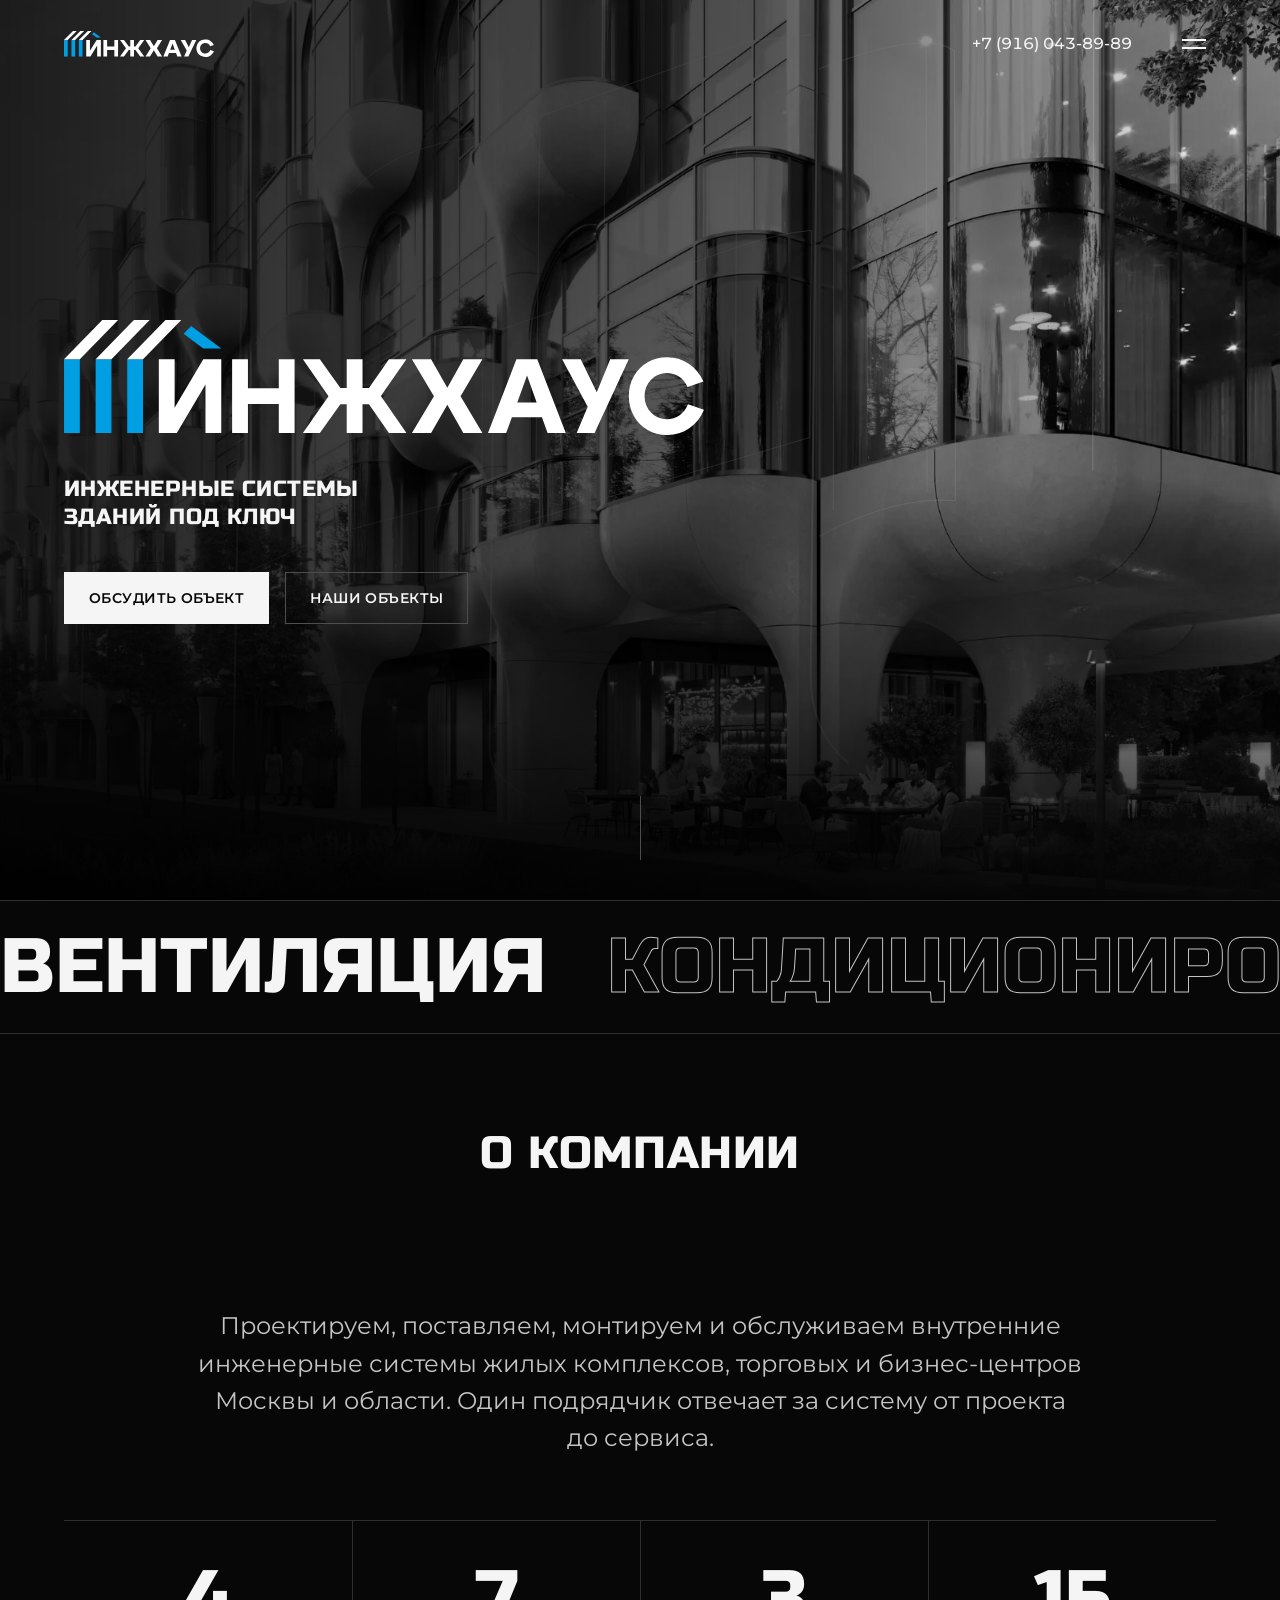
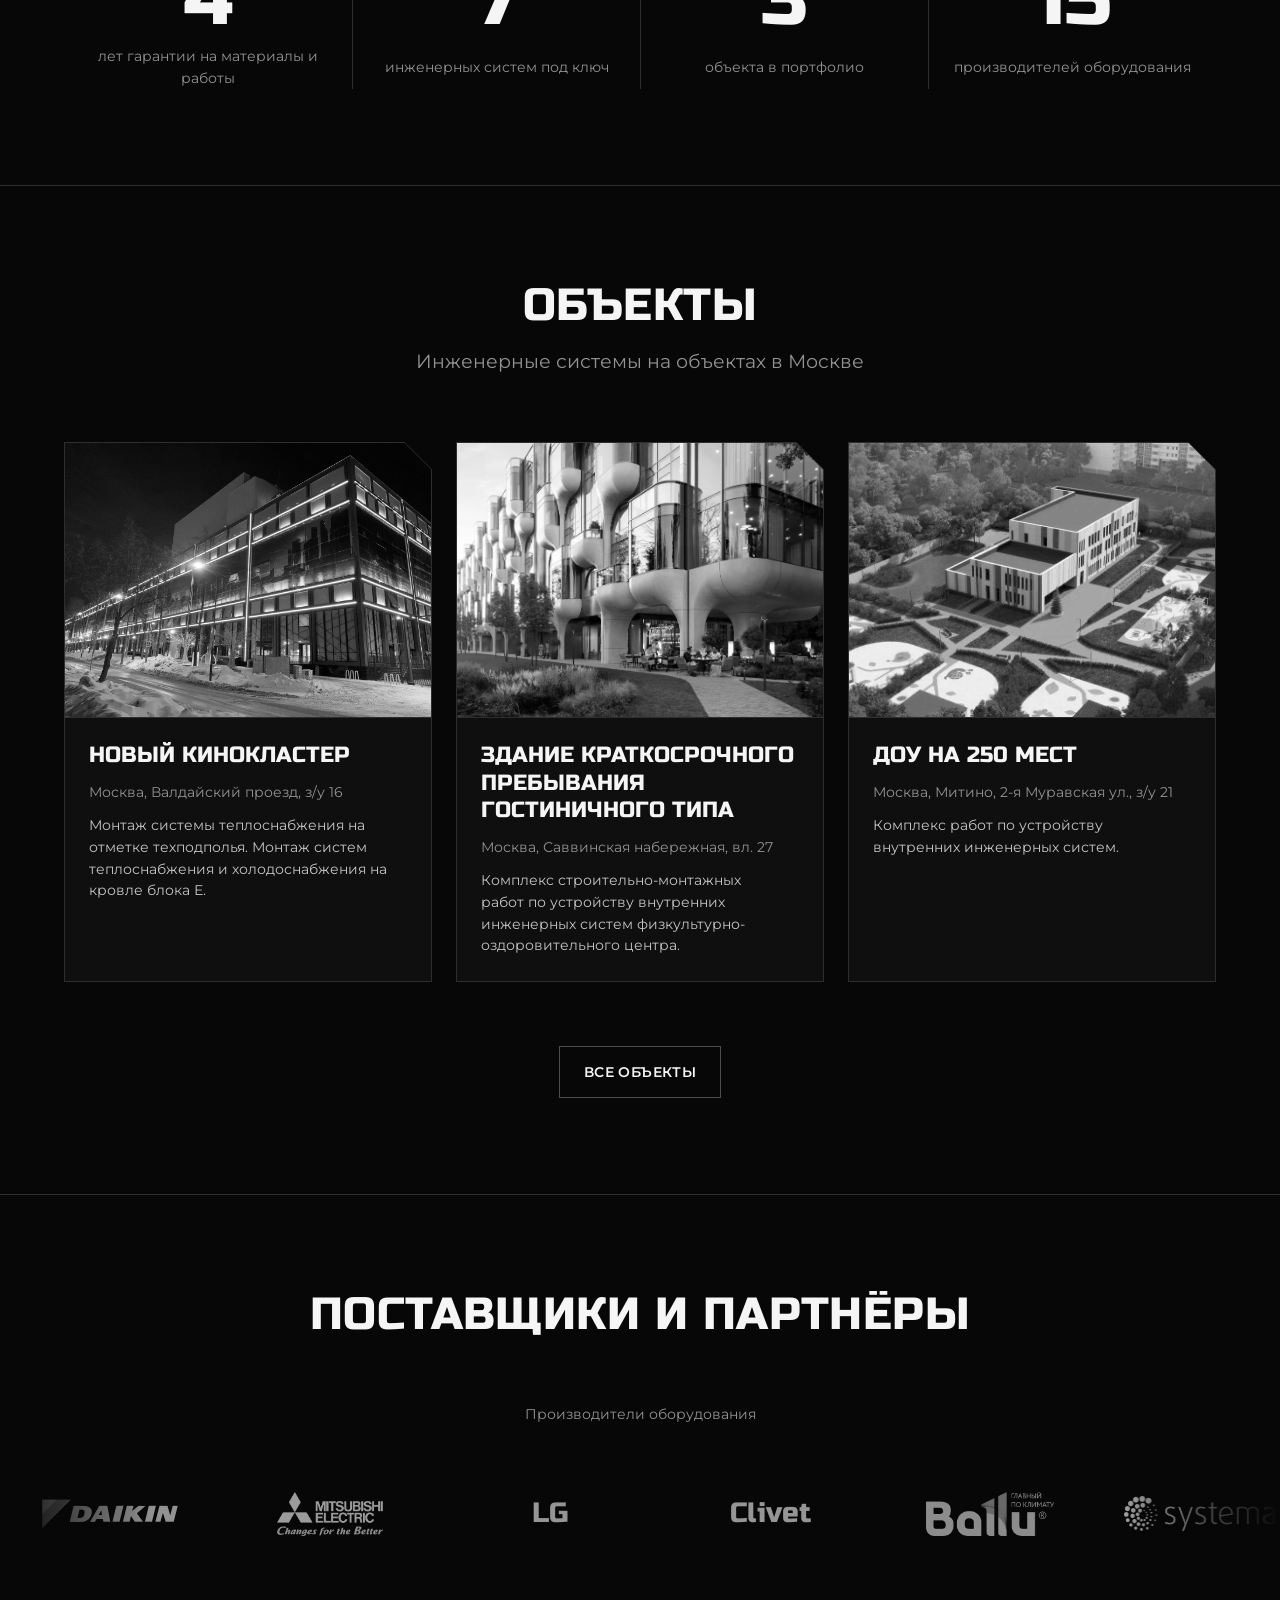
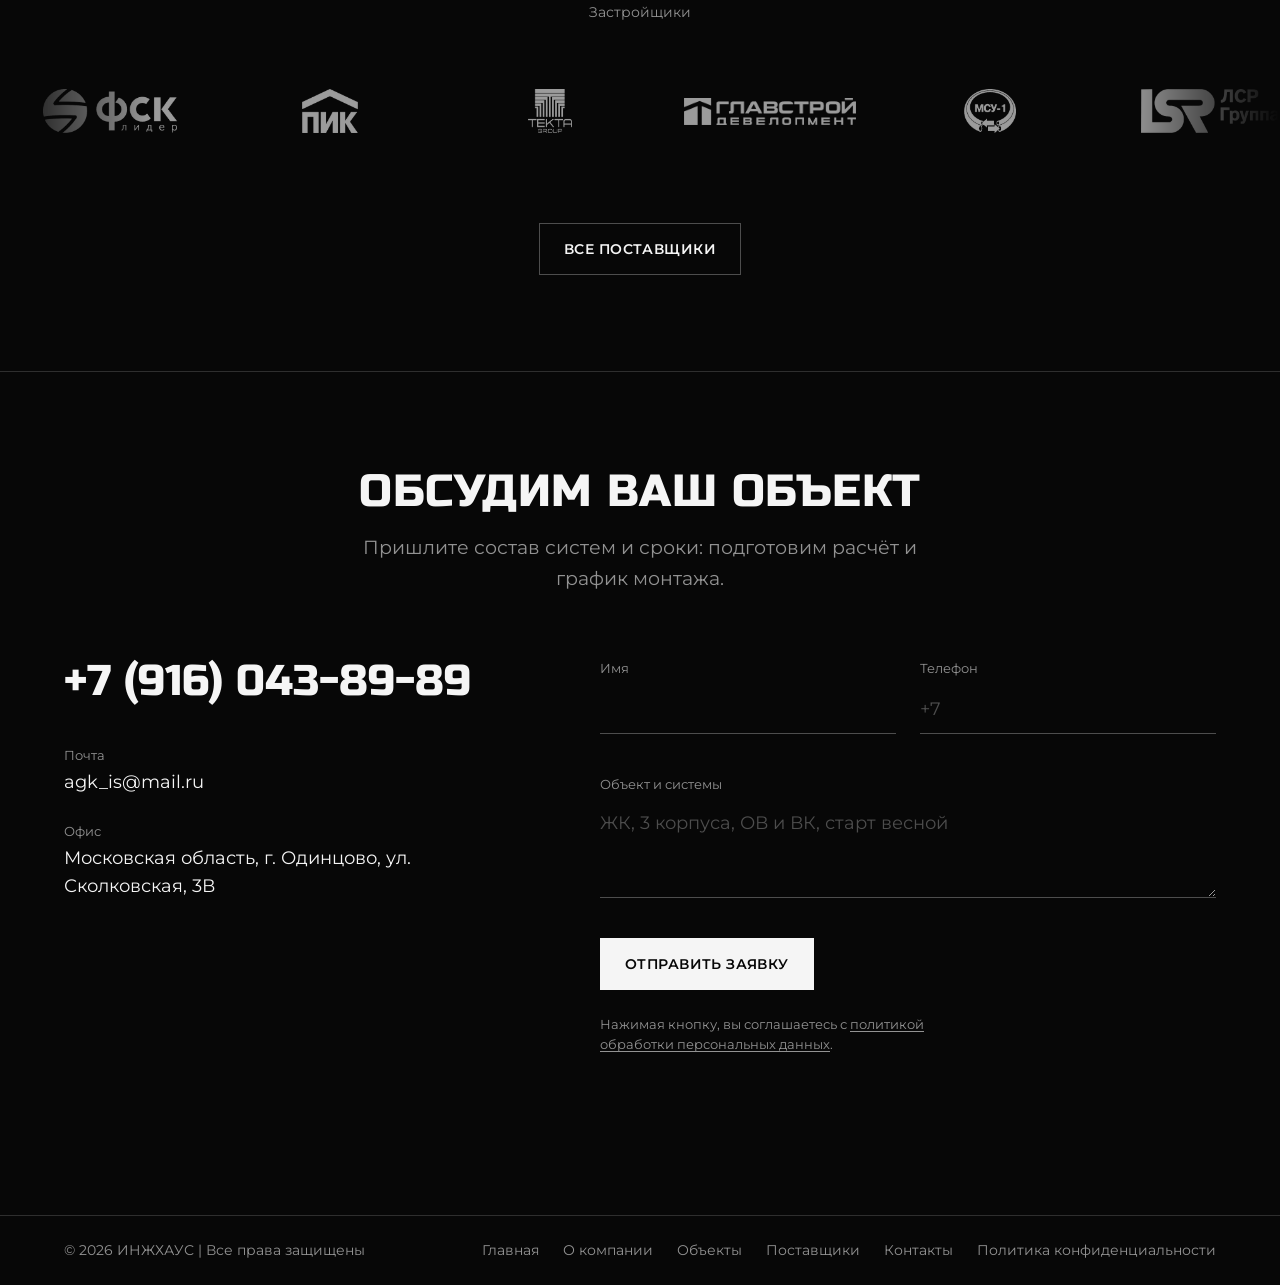
<file: index.html>
<!doctype html>
<html lang="ru">
<head>
<meta charset="utf-8">
<meta name="viewport" content="width=device-width, initial-scale=1">
<title>ИНЖХАУС: инженерные системы зданий под ключ</title>
<meta name="description" content="Проектирование, поставка, монтаж и обслуживание внутренних инженерных систем жилых домов и общественных зданий в Москве и области.">
<meta property="og:title" content="ИНЖХАУС: инженерные системы зданий под ключ">
<meta property="og:description" content="Проектирование, поставка, монтаж и обслуживание внутренних инженерных систем жилых домов и общественных зданий в Москве и области.">
<meta property="og:type" content="website">
<meta name="theme-color" content="#0b0b0b">
<link rel="icon" href="assets/img/favicon.svg" type="image/svg+xml">
<script>document.documentElement.classList.add('js')</script>
<link rel="preconnect" href="https://fonts.googleapis.com">
<link rel="preconnect" href="https://fonts.gstatic.com" crossorigin>
<link href="https://fonts.googleapis.com/css2?family=Montserrat:wght@400;500;600&family=Russo+One&display=swap" rel="stylesheet">
<link rel="stylesheet" href="assets/style.css">
</head>
<body>
<a class="skip" href="#main">Перейти к содержанию</a>
<header class="head">
  <div class="container">
    <a class="brand" href="index.html" aria-label="ИНЖХАУС, на главную"><img src="assets/img/logo-light.svg" width="150" height="27" alt="ИНЖХАУС"></a>
    <div class="head__right">
      <a class="tel" href="tel:+79160438989">+7 (916) 043-89-89</a>
      <button class="burger" type="button" aria-expanded="false" aria-controls="menu" aria-label="Открыть меню"><span></span><span></span></button>
    </div>
  </div>
</header>
<div class="drawer" id="menu">
  <div class="drawer__shade"></div>
  <div class="drawer__panel" role="dialog" aria-modal="true" aria-label="Меню">
    <div class="drawer__top"><img src="assets/img/logo-light.svg" width="130" height="23" alt=""><button class="burger" type="button" aria-expanded="false" aria-label="Закрыть меню"><span></span><span></span></button></div>
    <nav aria-label="Основное меню"><ul><li><a href="index.html" aria-current="page">Главная</a></li><li><a href="about.html">О компании</a></li><li><a href="objects.html">Объекты</a></li><li><a href="suppliers.html">Поставщики</a></li><li><a href="contacts.html">Контакты</a></li></ul></nav>
    <div class="drawer__contacts">
      <a href="tel:+79160438989">+7 (916) 043-89-89</a>
      <a href="mailto:agk_is@mail.ru">agk_is@mail.ru</a>
      <span>Московская область, г. Одинцово, ул. Сколковская, 3В</span>
    </div>
  </div>
</div>
<main id="main">

<section class="hero" aria-labelledby="hero-t">
  <div class="hero__bg"><div class="hero__art">
    <img src="assets/img/objects/savvinskaya.webp" alt="" fetchpriority="high" width="1920" height="1280">
    <svg class="hero__lines" viewBox="0 0 1920 1280" preserveAspectRatio="xMidYMid slice" aria-hidden="true" focusable="false">
      <path class="ln ln--o" pathLength="1" style="--k:0" d="M140 420 481 0 M140 420 131 881 M280 346 268 937 M470 180 457 960"/>
      <path class="ln ln--o" pathLength="1" style="--k:1" d="M783 0 774 928 Q774 960 820 984 M1180 0 1171 836 Q1171 904 1217 943 M1875 0 1875 782 Q1874 868 1833 922"/>
      <path class="ln ln--f" pathLength="1" style="--k:1" d="M601 240 Q654 180 763 169 M789 161 1091 52 1170 43 M1182 85 Q1312 35 1349 63 L1350 619 Q1275 613 1182 663"/>
      <path class="ln ln--f" pathLength="1" style="--k:3" d="M474 520 Q513 480 558 471 L555 670 472 709 M602 462 Q666 414 766 407 L764 612 605 654 M790 407 1085 304 Q1134 288 1172 285 L1170 541 785 655"/>
      <path class="ln ln--v" pathLength="1" style="--k:2" d="M836 156 831 599 M917 125 914 564 M1080 57 1078 523 M1200 95 1199 630 M1314 61 1315 608 M1521 0 1520 581"/>
    </svg>
  </div></div>
  <div class="container hero__inner">
    <h1 id="hero-t"><img class="hero__logo" src="assets/img/logo-light.svg" width="640" height="115" alt="ИНЖХАУС"></h1>
    <p class="hero__sub rise">Инженерные системы зданий под ключ</p>
    <div class="hero__actions rise" style="--d:1">
      <a class="btn" href="#zayavka">Обсудить объект</a>
      <a class="btn btn--ghost" href="objects.html">Наши объекты</a>
    </div>
  </div>
  <span class="hero__scroll" aria-hidden="true"></span>
</section>

<div class="marquee" aria-label="Системы"><div class="marquee__track"><span>Вентиляция</span><span>Кондиционирование</span><span>Отопление</span><span>Водоснабжение</span><span>Канализация</span><span>Электрика</span><span>Слаботочные системы</span><span>Пожаротушение</span></div></div>

<section class="section" aria-labelledby="about-t">
  <div class="container about">
    <div class="sec-title"><h2 class="h2" id=about-t data-split>О компании</h2></div>
    <p class="about__text" data-reveal>Проектируем, поставляем, монтируем и обслуживаем внутренние инженерные системы жилых комплексов, торговых и бизнес-центров Москвы и области. Один подрядчик отвечает за систему от проекта до сервиса.</p>
    <ul class="stats" data-reveal><li><b data-count="5">5</b><span>лет гарантии на материалы и работы</span></li><li><b data-count="8">8</b><span>инженерных систем под ключ</span></li><li><b data-count="3">3</b><span>объекта в портфолио</span></li><li><b data-count="17">17</b><span>производителей оборудования</span></li></ul>
  </div>
</section>

<section class="section" aria-labelledby="obj-t">
  <div class="container">
    <div class="sec-title"><h2 class="h2" id=obj-t data-split>Объекты</h2><p class=lead data-reveal>Инженерные системы на объектах в Москве</p></div>
    <div class="cards">
      <article class="card" data-reveal style="--d:0">
        <figure class="card__img"><img src="assets/img/objects/kinoklaster.webp" alt="Новый кинокластер" loading="lazy" decoding="async"></figure>
        <div class="card__body">
          <h3 class="card__name">Новый кинокластер</h3>
          <p class="card__tag">Москва, Валдайский проезд, з/у 16</p>
          <p class="card__text">Монтаж системы теплоснабжения на отметке техподполья. Монтаж систем теплоснабжения и холодоснабжения на кровле блока Е.</p>
        </div>
      </article>
      <article class="card" data-reveal style="--d:1">
        <figure class="card__img"><img src="assets/img/objects/savvinskaya.webp" alt="Здание краткосрочного пребывания гостиничного типа" loading="lazy" decoding="async"></figure>
        <div class="card__body">
          <h3 class="card__name">Здание краткосрочного пребывания гостиничного типа</h3>
          <p class="card__tag">Москва, Саввинская набережная, вл. 27</p>
          <p class="card__text">Комплекс строительно-монтажных работ по устройству внутренних инженерных систем физкультурно-оздоровительного центра.</p>
        </div>
      </article>
      <article class="card" data-reveal style="--d:2">
        <figure class="card__img"><img src="assets/img/objects/mitino.webp" alt="ДОУ на 250 мест" loading="lazy" decoding="async"></figure>
        <div class="card__body">
          <h3 class="card__name">ДОУ на 250 мест</h3>
          <p class="card__tag">Москва, Митино, 2-я Муравская ул., з/у 21</p>
          <p class="card__text">Комплекс работ по устройству внутренних инженерных систем.</p>
        </div>
      </article>
    </div>
    <div class="more" data-reveal><a class="btn btn--ghost" href="objects.html">Все объекты</a></div>
  </div>
</section>

<section class="section" aria-labelledby="sup-t">
  <div class="container"><div class="sec-title"><h2 class="h2" id=sup-t data-split>Поставщики и партнёры</h2></div></div>
  <div class="logos">
    <p class="logos__label">Производители оборудования</p>
    <div class="belt" aria-label="Производители оборудования"><div class="belt__track"><div class="belt__item"><img src="assets/img/logos/daikin.png" alt="Daikin" loading="lazy" decoding="async"></div><div class="belt__item"><img src="assets/img/logos/mitsubishi.png" alt="Mitsubishi Electric" loading="lazy" decoding="async"></div><div class="belt__item"><span class="word">LG</span></div><div class="belt__item"><span class="word">Clivet</span></div><div class="belt__item"><img src="assets/img/logos/ballu.png" alt="Ballu" loading="lazy" decoding="async"></div><div class="belt__item"><img src="assets/img/logos/systemair.png" alt="Systemair" loading="lazy" decoding="async"></div><div class="belt__item"><img src="assets/img/logos/veza.png" alt="ВЕЗА" loading="lazy" decoding="async"></div><div class="belt__item"><img src="assets/img/logos/ned.png" alt="NED" loading="lazy" decoding="async"></div><div class="belt__item"><img src="assets/img/logos/korf.png" alt="Korf" loading="lazy" decoding="async"></div><div class="belt__item"><img src="assets/img/logos/grundfos.png" alt="Grundfos" loading="lazy" decoding="async"></div><div class="belt__item"><img src="assets/img/logos/wilo.png" alt="Wilo" loading="lazy" decoding="async"></div><div class="belt__item"><img src="assets/img/logos/dab.png" alt="DAB" loading="lazy" decoding="async"></div><div class="belt__item"><img src="assets/img/logos/danfoss.png" alt="Danfoss" loading="lazy" decoding="async"></div><div class="belt__item"><img src="assets/img/logos/purmo.png" alt="Purmo" loading="lazy" decoding="async"></div><div class="belt__item"><img src="assets/img/logos/prado.png" alt="Prado" loading="lazy" decoding="async"></div><div class="belt__item"><img src="assets/img/logos/santehkomplekt.png" alt="Сантехкомплект" loading="lazy" decoding="async"></div><div class="belt__item"><img src="assets/img/logos/sanline.png" alt="Сан Лайн" loading="lazy" decoding="async"></div></div></div>
    <p class="logos__label">Застройщики</p>
    <div class="belt belt--rev" aria-label="Застройщики"><div class="belt__track"><div class="belt__item"><img src="assets/img/logos/fsk.png" alt="ФСК «Лидер»" loading="lazy" decoding="async"></div><div class="belt__item"><img src="assets/img/logos/pik.png" alt="ПИК" loading="lazy" decoding="async"></div><div class="belt__item"><img src="assets/img/logos/tekta.png" alt="Tekta Group" loading="lazy" decoding="async"></div><div class="belt__item"><img src="assets/img/logos/glavstroy.png" alt="Главстрой Девелопмент" loading="lazy" decoding="async"></div><div class="belt__item"><img src="assets/img/logos/msu1.png" alt="МСУ-1" loading="lazy" decoding="async"></div><div class="belt__item"><img src="assets/img/logos/lsr.png" alt="Группа ЛСР" loading="lazy" decoding="async"></div><div class="belt__item"><img src="assets/img/logos/a101.png" alt="А101" loading="lazy" decoding="async"></div><div class="belt__item"><img src="assets/img/logos/absolut.png" alt="Абсолют Недвижимость" loading="lazy" decoding="async"></div></div></div>
  </div>
  <div class="container more"><a class="btn btn--ghost" href="suppliers.html">Все поставщики</a></div>
</section>

<section class="section" id="zayavka" aria-labelledby="zayavka-t">
  <div class="container">
    <div class="sec-title"><h2 class="h2" id=zayavka-t data-split>Обсудим ваш объект</h2><p class=lead data-reveal>Пришлите состав систем и сроки: подготовим расчёт и график монтажа.</p></div>
    <div class="contact">
      <div data-reveal>
        <p class="contact__big"><a href="tel:+79160438989">+7 (916) 043-89-89</a></p>
        <dl class="contact__list">
          <div><dt>Почта</dt><dd><a href="mailto:agk_is@mail.ru">agk_is@mail.ru</a></dd></div>
          <div><dt>Офис</dt><dd>Московская область, г. Одинцово, ул. Сколковская, 3В</dd></div>
        </dl>
      </div>
      <form class="form" action="send.php" method="post" data-ajax data-reveal style="--d:1">
        <div class="field"><label for="f-name">Имя</label><input id="f-name" name="name" type="text" autocomplete="name" maxlength="100"></div>
        <div class="field"><label for="f-phone">Телефон</label><input id="f-phone" name="phone" type="tel" autocomplete="tel" required minlength="7" maxlength="30" placeholder="+7"></div>
        <div class="field field--wide"><label for="f-msg">Объект и системы</label><textarea id="f-msg" name="message" maxlength="2000" placeholder="ЖК, 3 корпуса, ОВ и ВК, старт весной"></textarea></div>
        <input class="hp" type="text" name="website" tabindex="-1" autocomplete="off" aria-hidden="true">
        <div class="form__foot">
          <button class="btn" type="submit">Отправить заявку</button>
          <small>Нажимая кнопку, вы соглашаетесь с <a href="privacy.html">политикой обработки персональных данных</a>.</small>
        </div>
        <p class="form__status" role="status" aria-live="polite"></p>
      </form>
    </div>
  </div>
</section>

</main>
<footer class="foot">
  <div class="container">
    <span>© <span data-year>2026</span> ИНЖХАУС | Все права защищены</span>
    <nav aria-label="Разделы"><a href="index.html">Главная</a><a href="about.html">О компании</a><a href="objects.html">Объекты</a><a href="suppliers.html">Поставщики</a><a href="contacts.html">Контакты</a><a href="privacy.html">Политика конфиденциальности</a></nav>
  </div>
</footer>
<script src="assets/main.js" defer></script>
</body>
</html>
</file>
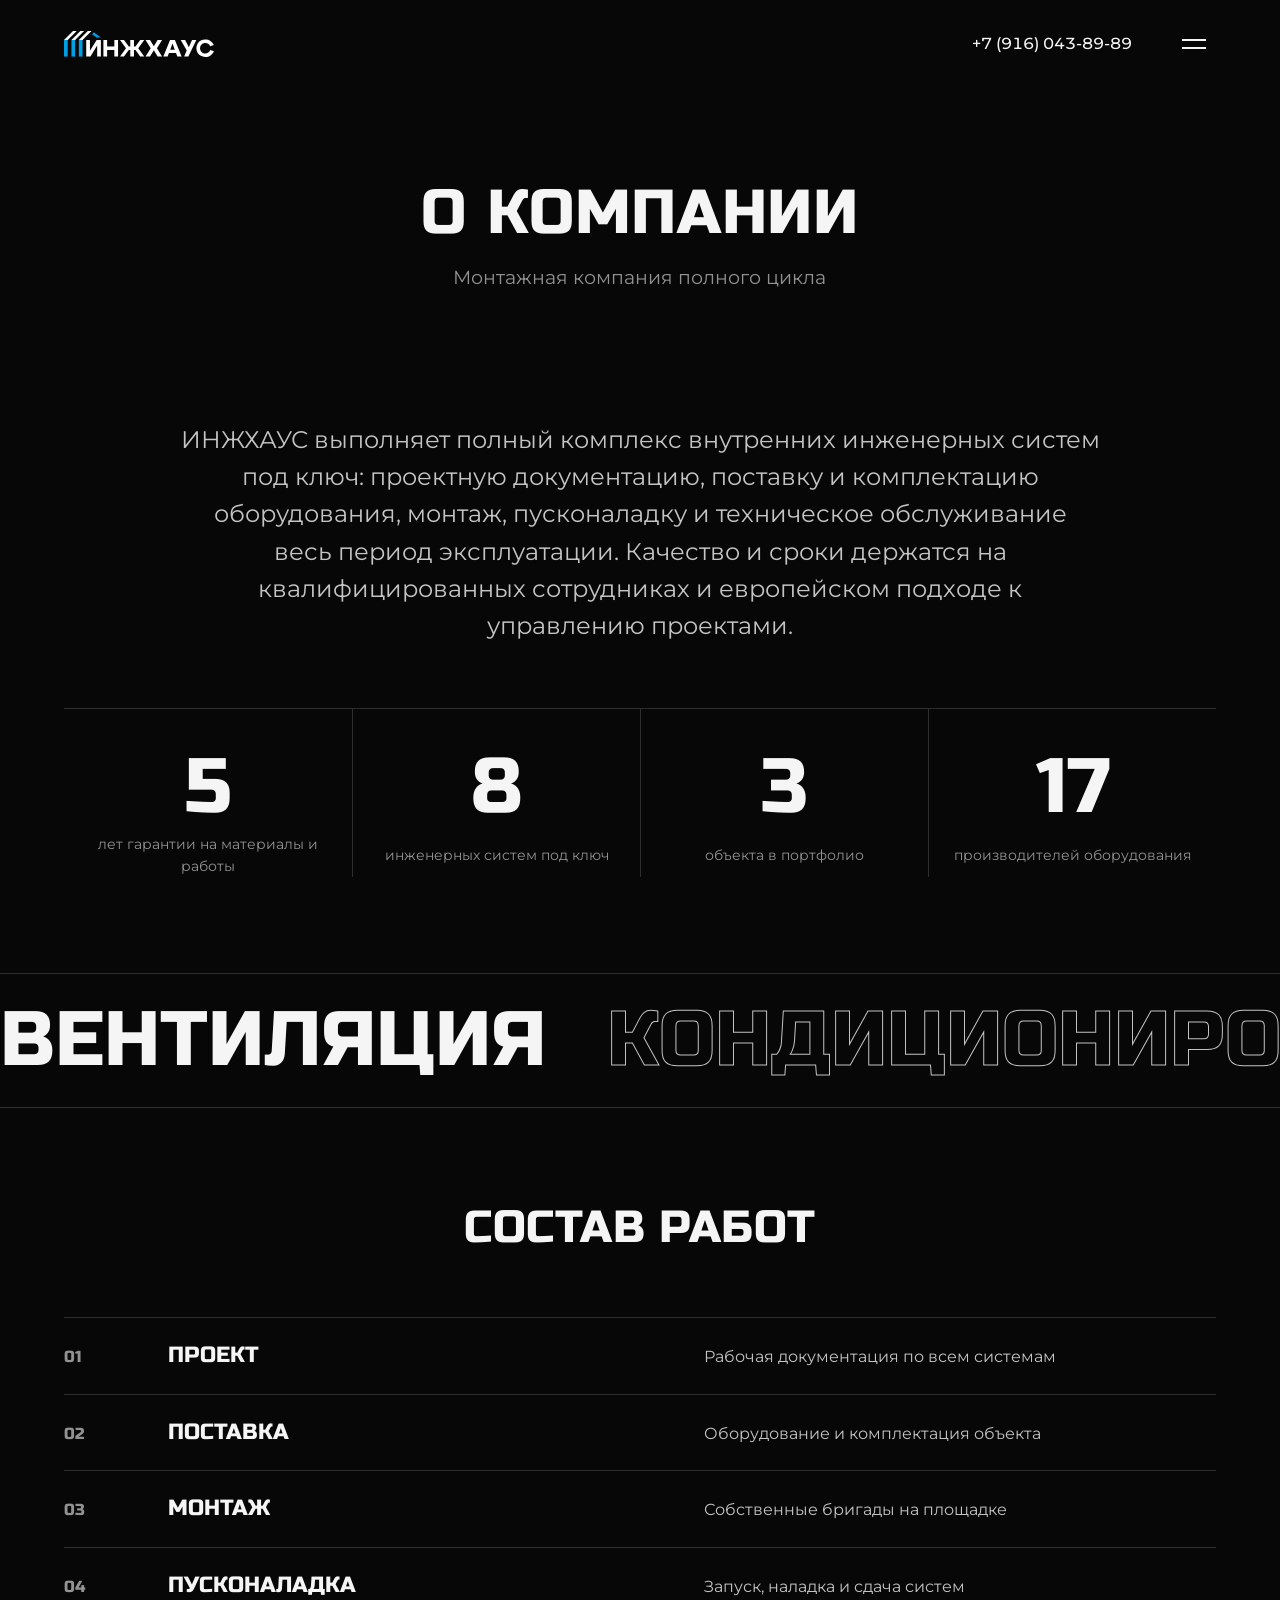
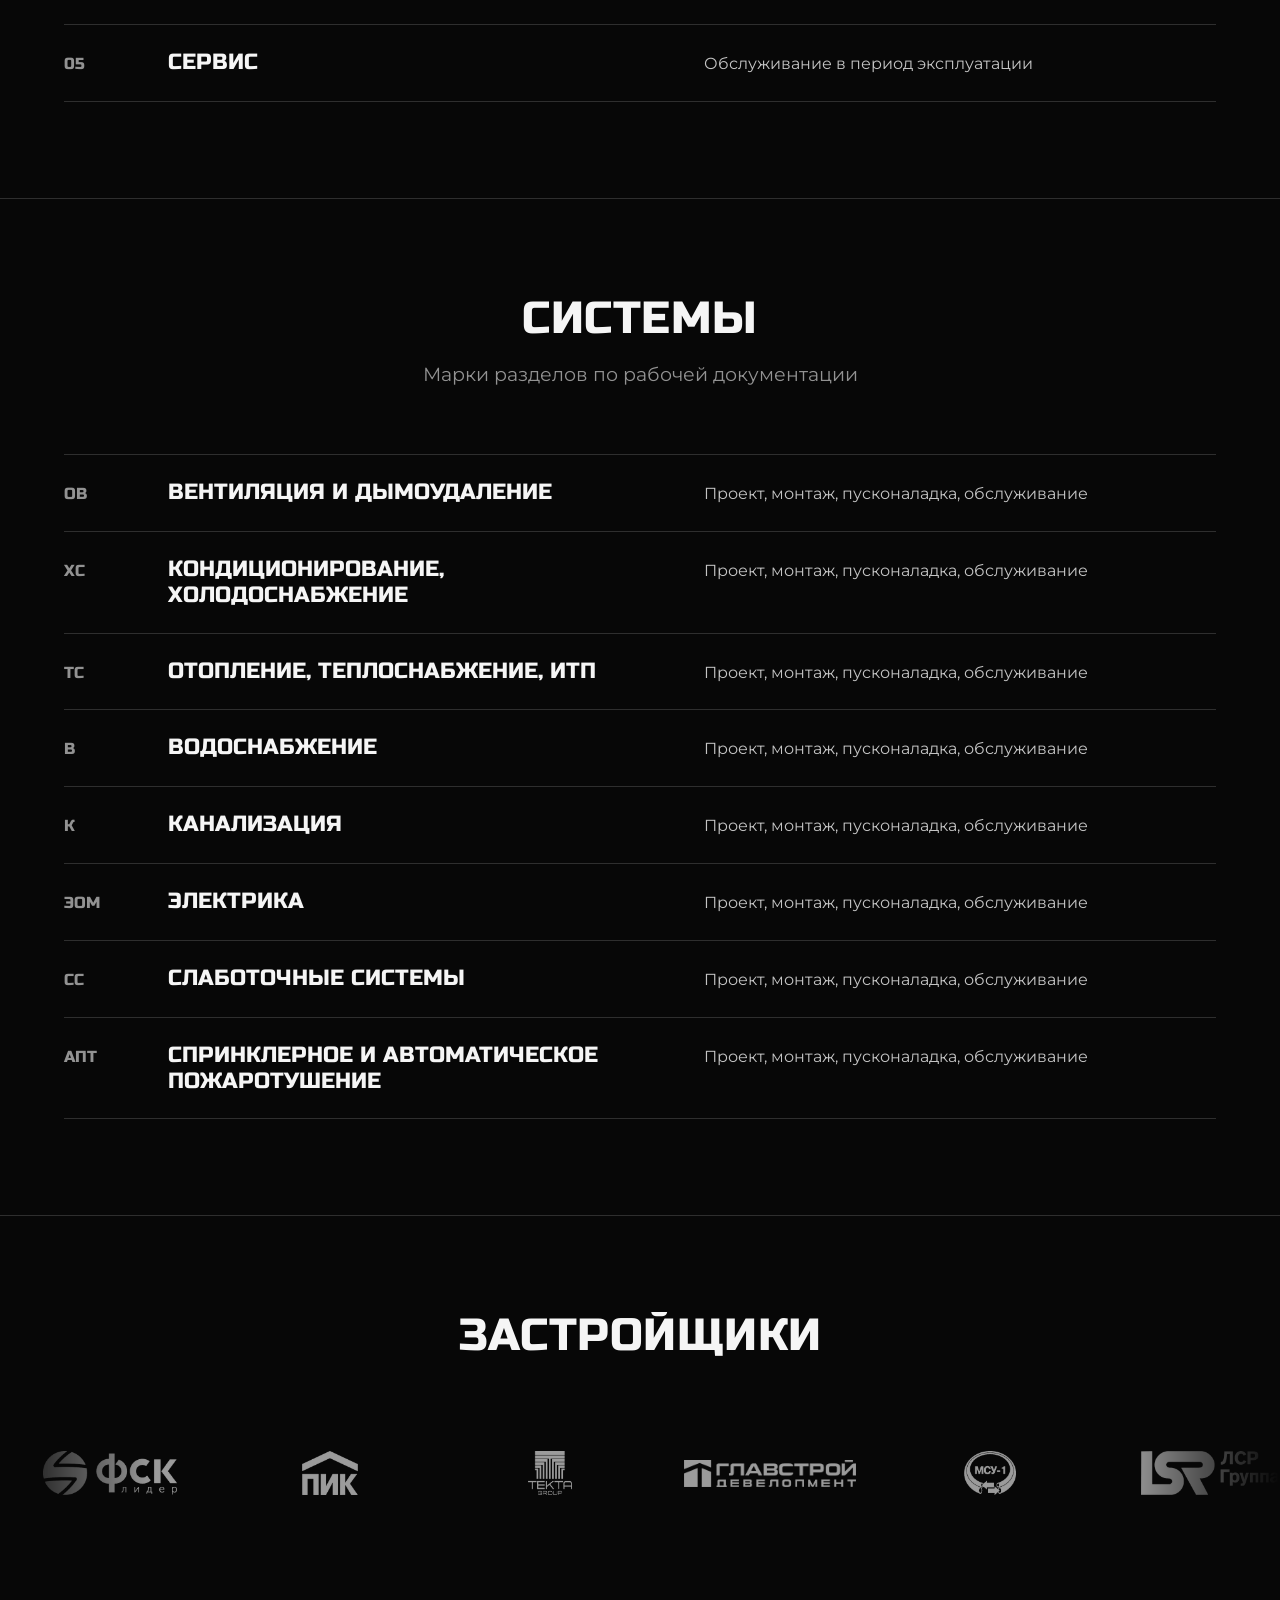
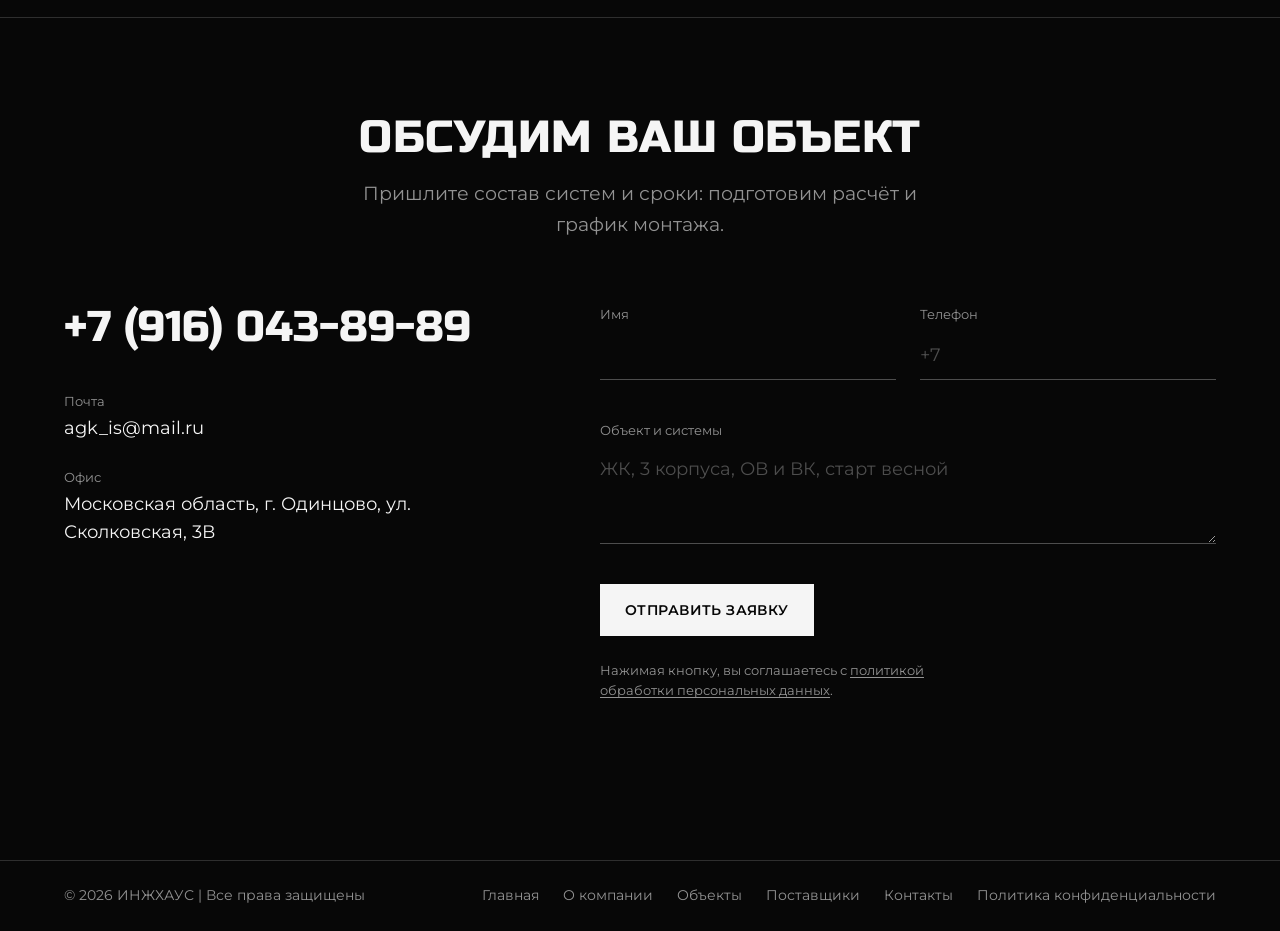
<file: about.html>
<!doctype html>
<html lang="ru">
<head>
<meta charset="utf-8">
<meta name="viewport" content="width=device-width, initial-scale=1">
<title>О компании | ИНЖХАУС</title>
<meta name="description" content="Монтажная компания: полный комплекс внутренних инженерных систем под ключ.">
<meta property="og:title" content="О компании | ИНЖХАУС">
<meta property="og:description" content="Монтажная компания: полный комплекс внутренних инженерных систем под ключ.">
<meta property="og:type" content="website">
<meta name="theme-color" content="#0b0b0b">
<link rel="icon" href="assets/img/favicon.svg" type="image/svg+xml">
<script>document.documentElement.classList.add('js')</script>
<link rel="preconnect" href="https://fonts.googleapis.com">
<link rel="preconnect" href="https://fonts.gstatic.com" crossorigin>
<link href="https://fonts.googleapis.com/css2?family=Montserrat:wght@400;500;600&family=Russo+One&display=swap" rel="stylesheet">
<link rel="stylesheet" href="assets/style.css">
</head>
<body>
<a class="skip" href="#main">Перейти к содержанию</a>
<header class="head">
  <div class="container">
    <a class="brand" href="index.html" aria-label="ИНЖХАУС, на главную"><img src="assets/img/logo-light.svg" width="150" height="27" alt="ИНЖХАУС"></a>
    <div class="head__right">
      <a class="tel" href="tel:+79160438989">+7 (916) 043-89-89</a>
      <button class="burger" type="button" aria-expanded="false" aria-controls="menu" aria-label="Открыть меню"><span></span><span></span></button>
    </div>
  </div>
</header>
<div class="drawer" id="menu">
  <div class="drawer__shade"></div>
  <div class="drawer__panel" role="dialog" aria-modal="true" aria-label="Меню">
    <div class="drawer__top"><img src="assets/img/logo-light.svg" width="130" height="23" alt=""><button class="burger" type="button" aria-expanded="false" aria-label="Закрыть меню"><span></span><span></span></button></div>
    <nav aria-label="Основное меню"><ul><li><a href="index.html">Главная</a></li><li><a href="about.html" aria-current="page">О компании</a></li><li><a href="objects.html">Объекты</a></li><li><a href="suppliers.html">Поставщики</a></li><li><a href="contacts.html">Контакты</a></li></ul></nav>
    <div class="drawer__contacts">
      <a href="tel:+79160438989">+7 (916) 043-89-89</a>
      <a href="mailto:agk_is@mail.ru">agk_is@mail.ru</a>
      <span>Московская область, г. Одинцово, ул. Сколковская, 3В</span>
    </div>
  </div>
</div>
<main id="main">

<section class="section page-top" aria-labelledby="page-t">
  <div class="container about">
    <div class="sec-title"><h1 class="display" id=page-t data-split>О компании</h1><p class=lead data-reveal>Монтажная компания полного цикла</p></div>
    <p class="about__text" data-reveal>ИНЖХАУС выполняет полный комплекс внутренних инженерных систем под ключ: проектную документацию, поставку и комплектацию оборудования, монтаж, пусконаладку и техническое обслуживание весь период эксплуатации. Качество и сроки держатся на квалифицированных сотрудниках и европейском подходе к управлению проектами.</p>
    <ul class="stats" data-reveal><li><b data-count="5">5</b><span>лет гарантии на материалы и работы</span></li><li><b data-count="8">8</b><span>инженерных систем под ключ</span></li><li><b data-count="3">3</b><span>объекта в портфолио</span></li><li><b data-count="17">17</b><span>производителей оборудования</span></li></ul>
  </div>
</section>
<div class="marquee" aria-label="Системы"><div class="marquee__track"><span>Вентиляция</span><span>Кондиционирование</span><span>Отопление</span><span>Водоснабжение</span><span>Канализация</span><span>Электрика</span><span>Слаботочные системы</span><span>Пожаротушение</span></div></div>
<section class="section" aria-labelledby="run-t">
  <div class="container"><div class="sec-title"><h2 class="h2" id=run-t data-split>Состав работ</h2></div><ol class="rows"><li data-reveal style="--d:0"><span class="n">01</span><b>Проект</b><span>Рабочая документация по всем системам</span></li><li data-reveal style="--d:1"><span class="n">02</span><b>Поставка</b><span>Оборудование и комплектация объекта</span></li><li data-reveal style="--d:2"><span class="n">03</span><b>Монтаж</b><span>Собственные бригады на площадке</span></li><li data-reveal style="--d:3"><span class="n">04</span><b>Пусконаладка</b><span>Запуск, наладка и сдача систем</span></li><li data-reveal style="--d:4"><span class="n">05</span><b>Сервис</b><span>Обслуживание в период эксплуатации</span></li></ol></div>
</section>
<section class="section" aria-labelledby="sys-t">
  <div class="container"><div class="sec-title"><h2 class="h2" id=sys-t data-split>Системы</h2><p class=lead data-reveal>Марки разделов по рабочей документации</p></div><ul class="rows"><li data-reveal style="--d:0"><span class="n">ОВ</span><b>Вентиляция и дымоудаление</b><span>Проект, монтаж, пусконаладка, обслуживание</span></li><li data-reveal style="--d:1"><span class="n">ХС</span><b>Кондиционирование, холодоснабжение</b><span>Проект, монтаж, пусконаладка, обслуживание</span></li><li data-reveal style="--d:2"><span class="n">ТС</span><b>Отопление, теплоснабжение, ИТП</b><span>Проект, монтаж, пусконаладка, обслуживание</span></li><li data-reveal style="--d:3"><span class="n">В</span><b>Водоснабжение</b><span>Проект, монтаж, пусконаладка, обслуживание</span></li><li data-reveal style="--d:0"><span class="n">К</span><b>Канализация</b><span>Проект, монтаж, пусконаладка, обслуживание</span></li><li data-reveal style="--d:1"><span class="n">ЭОМ</span><b>Электрика</b><span>Проект, монтаж, пусконаладка, обслуживание</span></li><li data-reveal style="--d:2"><span class="n">СС</span><b>Слаботочные системы</b><span>Проект, монтаж, пусконаладка, обслуживание</span></li><li data-reveal style="--d:3"><span class="n">АПТ</span><b>Спринклерное и автоматическое пожаротушение</b><span>Проект, монтаж, пусконаладка, обслуживание</span></li></ul></div>
</section>
<section class="section" aria-labelledby="dev-t">
  <div class="container"><div class="sec-title"><h2 class="h2" id=dev-t data-split>Застройщики</h2></div></div>
  <div class="logos"><div class="belt" aria-label="Застройщики"><div class="belt__track"><div class="belt__item"><img src="assets/img/logos/fsk.png" alt="ФСК «Лидер»" loading="lazy" decoding="async"></div><div class="belt__item"><img src="assets/img/logos/pik.png" alt="ПИК" loading="lazy" decoding="async"></div><div class="belt__item"><img src="assets/img/logos/tekta.png" alt="Tekta Group" loading="lazy" decoding="async"></div><div class="belt__item"><img src="assets/img/logos/glavstroy.png" alt="Главстрой Девелопмент" loading="lazy" decoding="async"></div><div class="belt__item"><img src="assets/img/logos/msu1.png" alt="МСУ-1" loading="lazy" decoding="async"></div><div class="belt__item"><img src="assets/img/logos/lsr.png" alt="Группа ЛСР" loading="lazy" decoding="async"></div><div class="belt__item"><img src="assets/img/logos/a101.png" alt="А101" loading="lazy" decoding="async"></div><div class="belt__item"><img src="assets/img/logos/absolut.png" alt="Абсолют Недвижимость" loading="lazy" decoding="async"></div></div></div></div>
</section>
<section class="section" id="zayavka" aria-labelledby="zayavka-t">
  <div class="container">
    <div class="sec-title"><h2 class="h2" id=zayavka-t data-split>Обсудим ваш объект</h2><p class=lead data-reveal>Пришлите состав систем и сроки: подготовим расчёт и график монтажа.</p></div>
    <div class="contact">
      <div data-reveal>
        <p class="contact__big"><a href="tel:+79160438989">+7 (916) 043-89-89</a></p>
        <dl class="contact__list">
          <div><dt>Почта</dt><dd><a href="mailto:agk_is@mail.ru">agk_is@mail.ru</a></dd></div>
          <div><dt>Офис</dt><dd>Московская область, г. Одинцово, ул. Сколковская, 3В</dd></div>
        </dl>
      </div>
      <form class="form" action="send.php" method="post" data-ajax data-reveal style="--d:1">
        <div class="field"><label for="f-name">Имя</label><input id="f-name" name="name" type="text" autocomplete="name" maxlength="100"></div>
        <div class="field"><label for="f-phone">Телефон</label><input id="f-phone" name="phone" type="tel" autocomplete="tel" required minlength="7" maxlength="30" placeholder="+7"></div>
        <div class="field field--wide"><label for="f-msg">Объект и системы</label><textarea id="f-msg" name="message" maxlength="2000" placeholder="ЖК, 3 корпуса, ОВ и ВК, старт весной"></textarea></div>
        <input class="hp" type="text" name="website" tabindex="-1" autocomplete="off" aria-hidden="true">
        <div class="form__foot">
          <button class="btn" type="submit">Отправить заявку</button>
          <small>Нажимая кнопку, вы соглашаетесь с <a href="privacy.html">политикой обработки персональных данных</a>.</small>
        </div>
        <p class="form__status" role="status" aria-live="polite"></p>
      </form>
    </div>
  </div>
</section>

</main>
<footer class="foot">
  <div class="container">
    <span>© <span data-year>2026</span> ИНЖХАУС | Все права защищены</span>
    <nav aria-label="Разделы"><a href="index.html">Главная</a><a href="about.html">О компании</a><a href="objects.html">Объекты</a><a href="suppliers.html">Поставщики</a><a href="contacts.html">Контакты</a><a href="privacy.html">Политика конфиденциальности</a></nav>
  </div>
</footer>
<script src="assets/main.js" defer></script>
</body>
</html>
</file>
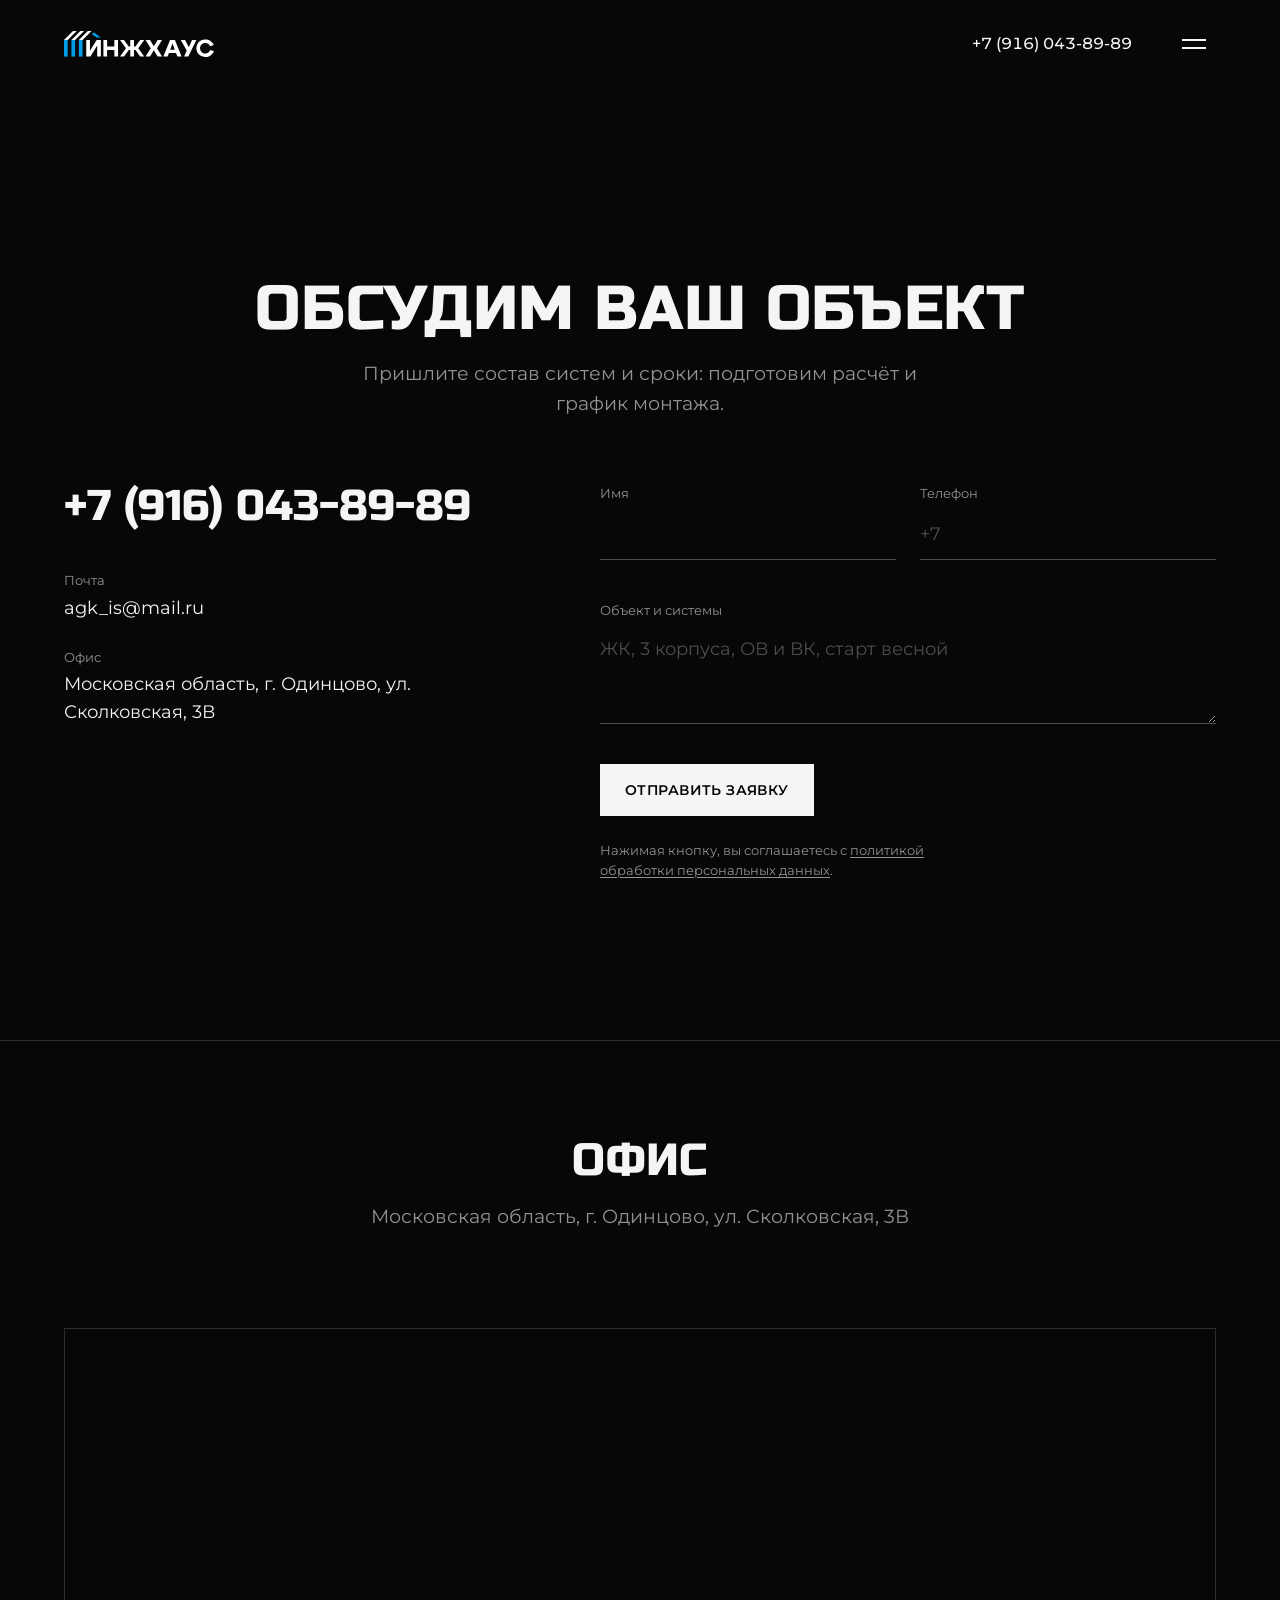
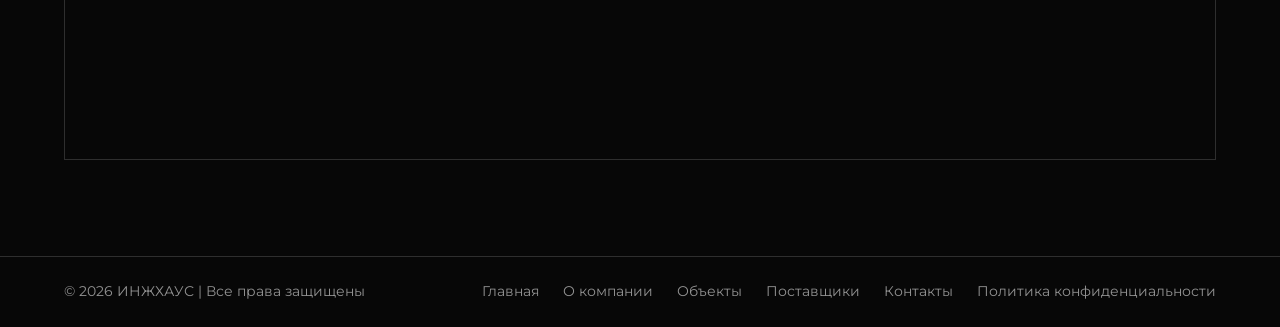
<file: contacts.html>
<!doctype html>
<html lang="ru">
<head>
<meta charset="utf-8">
<meta name="viewport" content="width=device-width, initial-scale=1">
<title>Контакты | ИНЖХАУС</title>
<meta name="description" content="Телефон +7 (916) 043-89-89, офис: Московская область, г. Одинцово, ул. Сколковская, 3В.">
<meta property="og:title" content="Контакты | ИНЖХАУС">
<meta property="og:description" content="Телефон +7 (916) 043-89-89, офис: Московская область, г. Одинцово, ул. Сколковская, 3В.">
<meta property="og:type" content="website">
<meta name="theme-color" content="#0b0b0b">
<link rel="icon" href="assets/img/favicon.svg" type="image/svg+xml">
<script>document.documentElement.classList.add('js')</script>
<link rel="preconnect" href="https://fonts.googleapis.com">
<link rel="preconnect" href="https://fonts.gstatic.com" crossorigin>
<link href="https://fonts.googleapis.com/css2?family=Montserrat:wght@400;500;600&family=Russo+One&display=swap" rel="stylesheet">
<link rel="stylesheet" href="assets/style.css">
</head>
<body>
<a class="skip" href="#main">Перейти к содержанию</a>
<header class="head">
  <div class="container">
    <a class="brand" href="index.html" aria-label="ИНЖХАУС, на главную"><img src="assets/img/logo-light.svg" width="150" height="27" alt="ИНЖХАУС"></a>
    <div class="head__right">
      <a class="tel" href="tel:+79160438989">+7 (916) 043-89-89</a>
      <button class="burger" type="button" aria-expanded="false" aria-controls="menu" aria-label="Открыть меню"><span></span><span></span></button>
    </div>
  </div>
</header>
<div class="drawer" id="menu">
  <div class="drawer__shade"></div>
  <div class="drawer__panel" role="dialog" aria-modal="true" aria-label="Меню">
    <div class="drawer__top"><img src="assets/img/logo-light.svg" width="130" height="23" alt=""><button class="burger" type="button" aria-expanded="false" aria-label="Закрыть меню"><span></span><span></span></button></div>
    <nav aria-label="Основное меню"><ul><li><a href="index.html">Главная</a></li><li><a href="about.html">О компании</a></li><li><a href="objects.html">Объекты</a></li><li><a href="suppliers.html">Поставщики</a></li><li><a href="contacts.html" aria-current="page">Контакты</a></li></ul></nav>
    <div class="drawer__contacts">
      <a href="tel:+79160438989">+7 (916) 043-89-89</a>
      <a href="mailto:agk_is@mail.ru">agk_is@mail.ru</a>
      <span>Московская область, г. Одинцово, ул. Сколковская, 3В</span>
    </div>
  </div>
</div>
<main id="main">

<div class="page-top"></div>
<section class="section" id="zayavka" aria-labelledby="zayavka-t">
  <div class="container">
    <div class="sec-title"><h1 class="display" id=zayavka-t data-split>Обсудим ваш объект</h1><p class=lead data-reveal>Пришлите состав систем и сроки: подготовим расчёт и график монтажа.</p></div>
    <div class="contact">
      <div data-reveal>
        <p class="contact__big"><a href="tel:+79160438989">+7 (916) 043-89-89</a></p>
        <dl class="contact__list">
          <div><dt>Почта</dt><dd><a href="mailto:agk_is@mail.ru">agk_is@mail.ru</a></dd></div>
          <div><dt>Офис</dt><dd>Московская область, г. Одинцово, ул. Сколковская, 3В</dd></div>
        </dl>
      </div>
      <form class="form" action="send.php" method="post" data-ajax data-reveal style="--d:1">
        <div class="field"><label for="f-name">Имя</label><input id="f-name" name="name" type="text" autocomplete="name" maxlength="100"></div>
        <div class="field"><label for="f-phone">Телефон</label><input id="f-phone" name="phone" type="tel" autocomplete="tel" required minlength="7" maxlength="30" placeholder="+7"></div>
        <div class="field field--wide"><label for="f-msg">Объект и системы</label><textarea id="f-msg" name="message" maxlength="2000" placeholder="ЖК, 3 корпуса, ОВ и ВК, старт весной"></textarea></div>
        <input class="hp" type="text" name="website" tabindex="-1" autocomplete="off" aria-hidden="true">
        <div class="form__foot">
          <button class="btn" type="submit">Отправить заявку</button>
          <small>Нажимая кнопку, вы соглашаетесь с <a href="privacy.html">политикой обработки персональных данных</a>.</small>
        </div>
        <p class="form__status" role="status" aria-live="polite"></p>
      </form>
    </div>
  </div>
</section>
<section class="section" aria-labelledby="map-t">
  <div class="container">
    <div class="sec-title"><h2 class="h2" id=map-t data-split>Офис</h2><p class=lead data-reveal>Московская область, г. Одинцово, ул. Сколковская, 3В</p></div>
    <div class="map" data-reveal><iframe src="https://yandex.ru/map-widget/v1/?text=%D0%9C%D0%BE%D1%81%D0%BA%D0%BE%D0%B2%D1%81%D0%BA%D0%B0%D1%8F%20%D0%BE%D0%B1%D0%BB%D0%B0%D1%81%D1%82%D1%8C%2C%20%D0%B3.%20%D0%9E%D0%B4%D0%B8%D0%BD%D1%86%D0%BE%D0%B2%D0%BE%2C%20%D1%83%D0%BB.%20%D0%A1%D0%BA%D0%BE%D0%BB%D0%BA%D0%BE%D0%B2%D1%81%D0%BA%D0%B0%D1%8F%2C%203%D0%92&amp;z=16" title="Карта: Московская область, г. Одинцово, ул. Сколковская, 3В" loading="lazy"></iframe></div>
  </div>
</section>

</main>
<footer class="foot">
  <div class="container">
    <span>© <span data-year>2026</span> ИНЖХАУС | Все права защищены</span>
    <nav aria-label="Разделы"><a href="index.html">Главная</a><a href="about.html">О компании</a><a href="objects.html">Объекты</a><a href="suppliers.html">Поставщики</a><a href="contacts.html">Контакты</a><a href="privacy.html">Политика конфиденциальности</a></nav>
  </div>
</footer>
<script src="assets/main.js" defer></script>
</body>
</html>
</file>
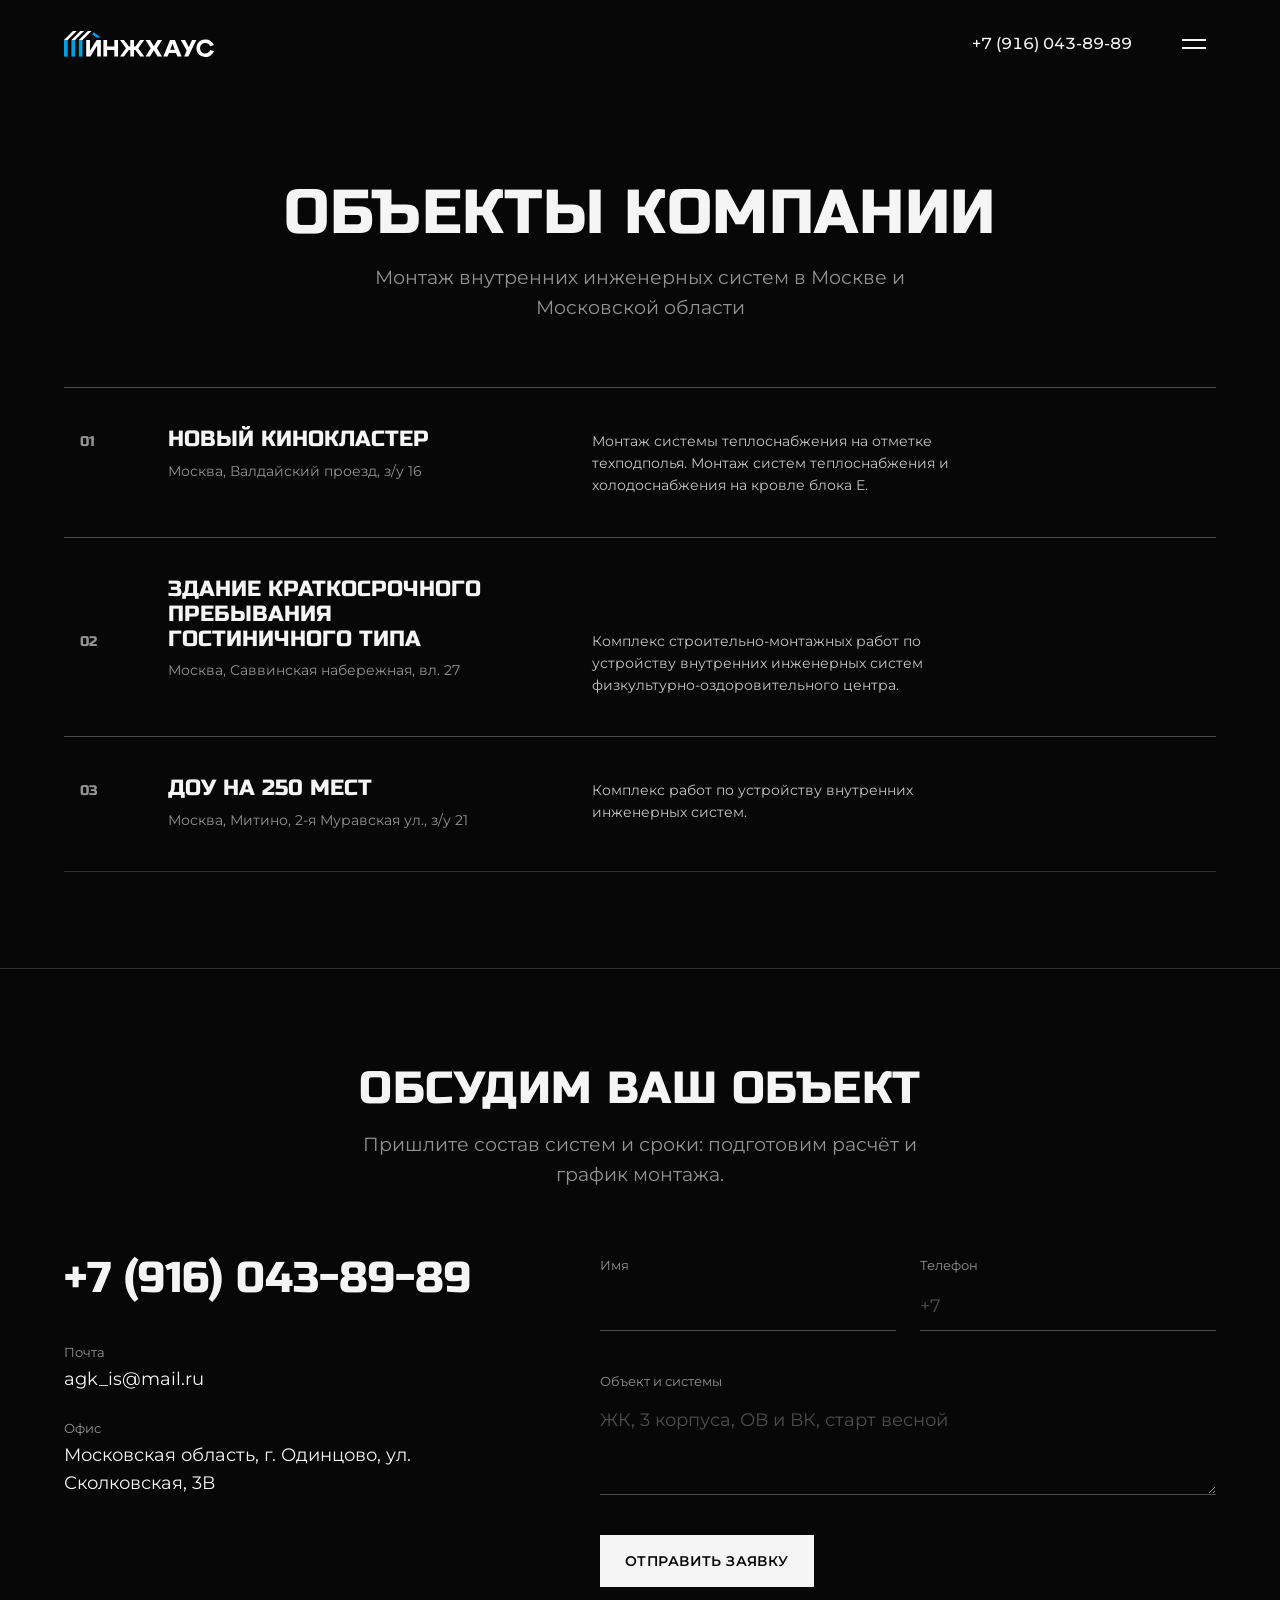
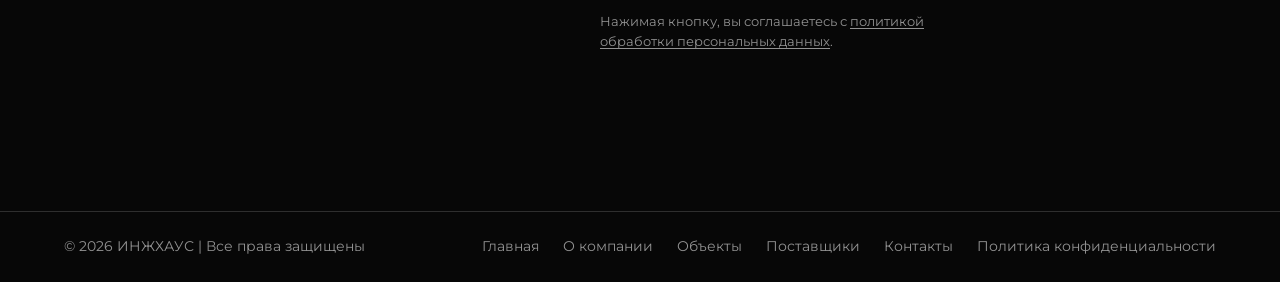
<file: objects.html>
<!doctype html>
<html lang="ru">
<head>
<meta charset="utf-8">
<meta name="viewport" content="width=device-width, initial-scale=1">
<title>Объекты | ИНЖХАУС</title>
<meta name="description" content="Объекты ИНЖХАУС в Москве и Московской области. Адреса и состав работ по монтажу инженерных систем.">
<meta property="og:title" content="Объекты | ИНЖХАУС">
<meta property="og:description" content="Объекты ИНЖХАУС в Москве и Московской области. Адреса и состав работ по монтажу инженерных систем.">
<meta property="og:type" content="website">
<meta name="theme-color" content="#0b0b0b">
<link rel="icon" href="assets/img/favicon.svg" type="image/svg+xml">
<script>document.documentElement.classList.add('js')</script>
<link rel="preconnect" href="https://fonts.googleapis.com">
<link rel="preconnect" href="https://fonts.gstatic.com" crossorigin>
<link href="https://fonts.googleapis.com/css2?family=Montserrat:wght@400;500;600&family=Russo+One&display=swap" rel="stylesheet">
<link rel="stylesheet" href="assets/style.css">
</head>
<body>
<a class="skip" href="#main">Перейти к содержанию</a>
<header class="head">
  <div class="container">
    <a class="brand" href="index.html" aria-label="ИНЖХАУС, на главную"><img src="assets/img/logo-light.svg" width="150" height="27" alt="ИНЖХАУС"></a>
    <div class="head__right">
      <a class="tel" href="tel:+79160438989">+7 (916) 043-89-89</a>
      <button class="burger" type="button" aria-expanded="false" aria-controls="menu" aria-label="Открыть меню"><span></span><span></span></button>
    </div>
  </div>
</header>
<div class="drawer" id="menu">
  <div class="drawer__shade"></div>
  <div class="drawer__panel" role="dialog" aria-modal="true" aria-label="Меню">
    <div class="drawer__top"><img src="assets/img/logo-light.svg" width="130" height="23" alt=""><button class="burger" type="button" aria-expanded="false" aria-label="Закрыть меню"><span></span><span></span></button></div>
    <nav aria-label="Основное меню"><ul><li><a href="index.html">Главная</a></li><li><a href="about.html">О компании</a></li><li><a href="objects.html" aria-current="page">Объекты</a></li><li><a href="suppliers.html">Поставщики</a></li><li><a href="contacts.html">Контакты</a></li></ul></nav>
    <div class="drawer__contacts">
      <a href="tel:+79160438989">+7 (916) 043-89-89</a>
      <a href="mailto:agk_is@mail.ru">agk_is@mail.ru</a>
      <span>Московская область, г. Одинцово, ул. Сколковская, 3В</span>
    </div>
  </div>
</div>
<main id="main">

<section class="section page-top" aria-labelledby="page-t">
  <div class="container">
    <div class="sec-title"><h1 class="display" id=page-t data-split>Объекты компании</h1><p class=lead data-reveal>Монтаж внутренних инженерных систем в Москве и Московской области</p></div>
    <ol class="index">
<li class="obj" data-reveal>
  <span class="obj__n">01</span>
  <div><h2 class="obj__name"><button class="obj__btn" type="button" aria-expanded="false" aria-controls="details-kinoklaster">Новый кинокластер</button></h2><p class="obj__meta">Москва, Валдайский проезд, з/у 16</p></div>
  <p class="obj__work">Монтаж системы теплоснабжения на отметке техподполья. Монтаж систем теплоснабжения и холодоснабжения на кровле блока Е.</p>
  <div class="obj__more" id="details-kinoklaster"><div class="obj__in">
    <figure class="obj__ph"><img src="assets/img/objects/kinoklaster.webp" alt="Новый кинокластер" loading="lazy" decoding="async"></figure>
    <div class="obj__info"><p>Строительство зданий в рамках создания нового кинокластера</p><p>г. Москва, внутригородское муниципальное образование Левобережное, проезд Валдайский, з/у 16</p>
      <a class="btn btn--ghost obj__cta" href="#zayavka" data-like="Новый кинокластер">Обсудить похожий объект</a>
    </div>
  </div></div>
</li>
<li class="obj" data-reveal>
  <span class="obj__n">02</span>
  <div><h2 class="obj__name"><button class="obj__btn" type="button" aria-expanded="false" aria-controls="details-savvinskaya">Здание краткосрочного пребывания гостиничного типа</button></h2><p class="obj__meta">Москва, Саввинская набережная, вл. 27</p></div>
  <p class="obj__work">Комплекс строительно-монтажных работ по устройству внутренних инженерных систем физкультурно-оздоровительного центра.</p>
  <div class="obj__more" id="details-savvinskaya"><div class="obj__in">
    <figure class="obj__ph"><img src="assets/img/objects/savvinskaya.webp" alt="Здание краткосрочного пребывания гостиничного типа" loading="lazy" decoding="async"></figure>
    <div class="obj__info"><p>Здание краткосрочного пребывания гостиничного типа</p><p>г. Москва, Саввинская набережная, вл. 27</p>
      <a class="btn btn--ghost obj__cta" href="#zayavka" data-like="Здание краткосрочного пребывания гостиничного типа">Обсудить похожий объект</a>
    </div>
  </div></div>
</li>
<li class="obj" data-reveal>
  <span class="obj__n">03</span>
  <div><h2 class="obj__name"><button class="obj__btn" type="button" aria-expanded="false" aria-controls="details-mitino">ДОУ на 250 мест</button></h2><p class="obj__meta">Москва, Митино, 2-я Муравская ул., з/у 21</p></div>
  <p class="obj__work">Комплекс работ по устройству внутренних инженерных систем.</p>
  <div class="obj__more" id="details-mitino"><div class="obj__in">
    <figure class="obj__ph"><img src="assets/img/objects/mitino.webp" alt="ДОУ на 250 мест" loading="lazy" decoding="async"></figure>
    <div class="obj__info"><p>ДОУ на 250 мест на территории Рождествено, р-н Митино</p><p>г. Москва, внутригородское муниципальное образование Митино, улица 2-я Муравская, земельный участок 21</p>
      <a class="btn btn--ghost obj__cta" href="#zayavka" data-like="ДОУ на 250 мест">Обсудить похожий объект</a>
    </div>
  </div></div>
</li>
</ol>
  </div>
</section>
<section class="section" id="zayavka" aria-labelledby="zayavka-t">
  <div class="container">
    <div class="sec-title"><h2 class="h2" id=zayavka-t data-split>Обсудим ваш объект</h2><p class=lead data-reveal>Пришлите состав систем и сроки: подготовим расчёт и график монтажа.</p></div>
    <div class="contact">
      <div data-reveal>
        <p class="contact__big"><a href="tel:+79160438989">+7 (916) 043-89-89</a></p>
        <dl class="contact__list">
          <div><dt>Почта</dt><dd><a href="mailto:agk_is@mail.ru">agk_is@mail.ru</a></dd></div>
          <div><dt>Офис</dt><dd>Московская область, г. Одинцово, ул. Сколковская, 3В</dd></div>
        </dl>
      </div>
      <form class="form" action="send.php" method="post" data-ajax data-reveal style="--d:1">
        <div class="field"><label for="f-name">Имя</label><input id="f-name" name="name" type="text" autocomplete="name" maxlength="100"></div>
        <div class="field"><label for="f-phone">Телефон</label><input id="f-phone" name="phone" type="tel" autocomplete="tel" required minlength="7" maxlength="30" placeholder="+7"></div>
        <div class="field field--wide"><label for="f-msg">Объект и системы</label><textarea id="f-msg" name="message" maxlength="2000" placeholder="ЖК, 3 корпуса, ОВ и ВК, старт весной"></textarea></div>
        <input class="hp" type="text" name="website" tabindex="-1" autocomplete="off" aria-hidden="true">
        <div class="form__foot">
          <button class="btn" type="submit">Отправить заявку</button>
          <small>Нажимая кнопку, вы соглашаетесь с <a href="privacy.html">политикой обработки персональных данных</a>.</small>
        </div>
        <p class="form__status" role="status" aria-live="polite"></p>
      </form>
    </div>
  </div>
</section>

</main>
<footer class="foot">
  <div class="container">
    <span>© <span data-year>2026</span> ИНЖХАУС | Все права защищены</span>
    <nav aria-label="Разделы"><a href="index.html">Главная</a><a href="about.html">О компании</a><a href="objects.html">Объекты</a><a href="suppliers.html">Поставщики</a><a href="contacts.html">Контакты</a><a href="privacy.html">Политика конфиденциальности</a></nav>
  </div>
</footer>
<script src="assets/main.js" defer></script>
</body>
</html>
</file>
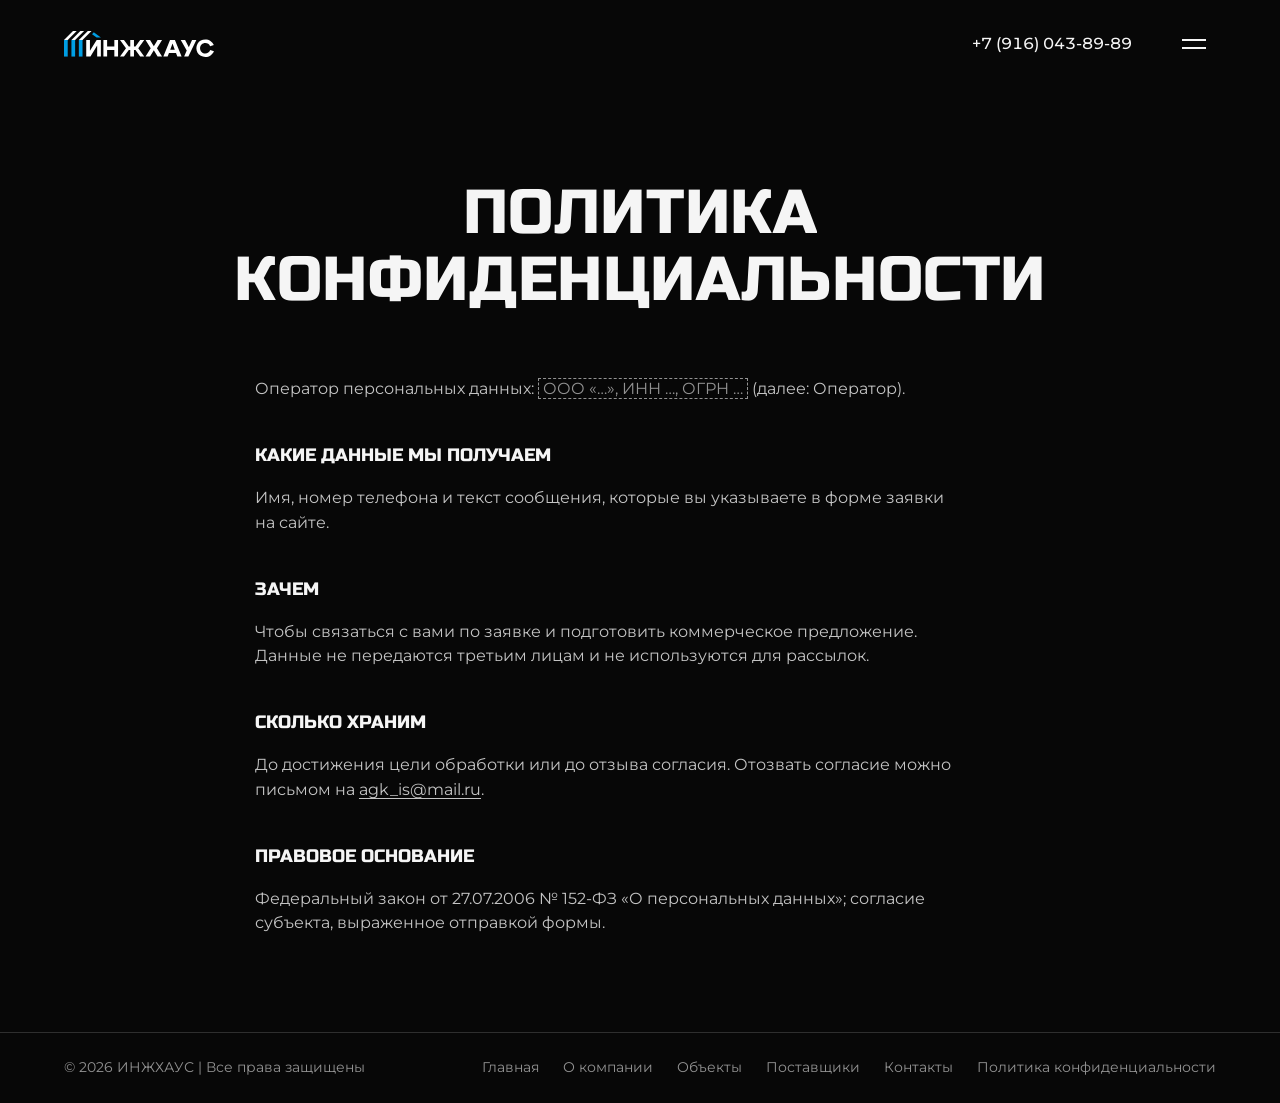
<file: privacy.html>
<!doctype html>
<html lang="ru">
<head>
<meta charset="utf-8">
<meta name="viewport" content="width=device-width, initial-scale=1">
<title>Политика конфиденциальности | ИНЖХАУС</title>
<meta name="description" content="Политика обработки персональных данных.">
<meta property="og:title" content="Политика конфиденциальности | ИНЖХАУС">
<meta property="og:description" content="Политика обработки персональных данных.">
<meta property="og:type" content="website">
<meta name="theme-color" content="#0b0b0b">
<link rel="icon" href="assets/img/favicon.svg" type="image/svg+xml">
<script>document.documentElement.classList.add('js')</script>
<link rel="preconnect" href="https://fonts.googleapis.com">
<link rel="preconnect" href="https://fonts.gstatic.com" crossorigin>
<link href="https://fonts.googleapis.com/css2?family=Montserrat:wght@400;500;600&family=Russo+One&display=swap" rel="stylesheet">
<link rel="stylesheet" href="assets/style.css">
</head>
<body>
<a class="skip" href="#main">Перейти к содержанию</a>
<header class="head">
  <div class="container">
    <a class="brand" href="index.html" aria-label="ИНЖХАУС, на главную"><img src="assets/img/logo-light.svg" width="150" height="27" alt="ИНЖХАУС"></a>
    <div class="head__right">
      <a class="tel" href="tel:+79160438989">+7 (916) 043-89-89</a>
      <button class="burger" type="button" aria-expanded="false" aria-controls="menu" aria-label="Открыть меню"><span></span><span></span></button>
    </div>
  </div>
</header>
<div class="drawer" id="menu">
  <div class="drawer__shade"></div>
  <div class="drawer__panel" role="dialog" aria-modal="true" aria-label="Меню">
    <div class="drawer__top"><img src="assets/img/logo-light.svg" width="130" height="23" alt=""><button class="burger" type="button" aria-expanded="false" aria-label="Закрыть меню"><span></span><span></span></button></div>
    <nav aria-label="Основное меню"><ul><li><a href="index.html">Главная</a></li><li><a href="about.html">О компании</a></li><li><a href="objects.html">Объекты</a></li><li><a href="suppliers.html">Поставщики</a></li><li><a href="contacts.html">Контакты</a></li></ul></nav>
    <div class="drawer__contacts">
      <a href="tel:+79160438989">+7 (916) 043-89-89</a>
      <a href="mailto:agk_is@mail.ru">agk_is@mail.ru</a>
      <span>Московская область, г. Одинцово, ул. Сколковская, 3В</span>
    </div>
  </div>
</div>
<main id="main">

<section class="section page-top" aria-labelledby="page-t">
  <div class="container">
    <div class="sec-title"><h1 class="display" id=page-t data-split>Политика конфиденциальности</h1></div>
    <div class="prose">
      <p>Оператор персональных данных: <span class="fill">ООО «…», ИНН …, ОГРН …</span> (далее: Оператор).</p>
      <h2>Какие данные мы получаем</h2><p>Имя, номер телефона и текст сообщения, которые вы указываете в форме заявки на сайте.</p>
      <h2>Зачем</h2><p>Чтобы связаться с вами по заявке и подготовить коммерческое предложение. Данные не передаются третьим лицам и не используются для рассылок.</p>
      <h2>Сколько храним</h2><p>До достижения цели обработки или до отзыва согласия. Отозвать согласие можно письмом на <a href="mailto:agk_is@mail.ru">agk_is@mail.ru</a>.</p>
      <h2>Правовое основание</h2><p>Федеральный закон от 27.07.2006 № 152-ФЗ «О персональных данных»; согласие субъекта, выраженное отправкой формы.</p>
    </div>
  </div>
</section>

</main>
<footer class="foot">
  <div class="container">
    <span>© <span data-year>2026</span> ИНЖХАУС | Все права защищены</span>
    <nav aria-label="Разделы"><a href="index.html">Главная</a><a href="about.html">О компании</a><a href="objects.html">Объекты</a><a href="suppliers.html">Поставщики</a><a href="contacts.html">Контакты</a><a href="privacy.html">Политика конфиденциальности</a></nav>
  </div>
</footer>
<script src="assets/main.js" defer></script>
</body>
</html>
</file>
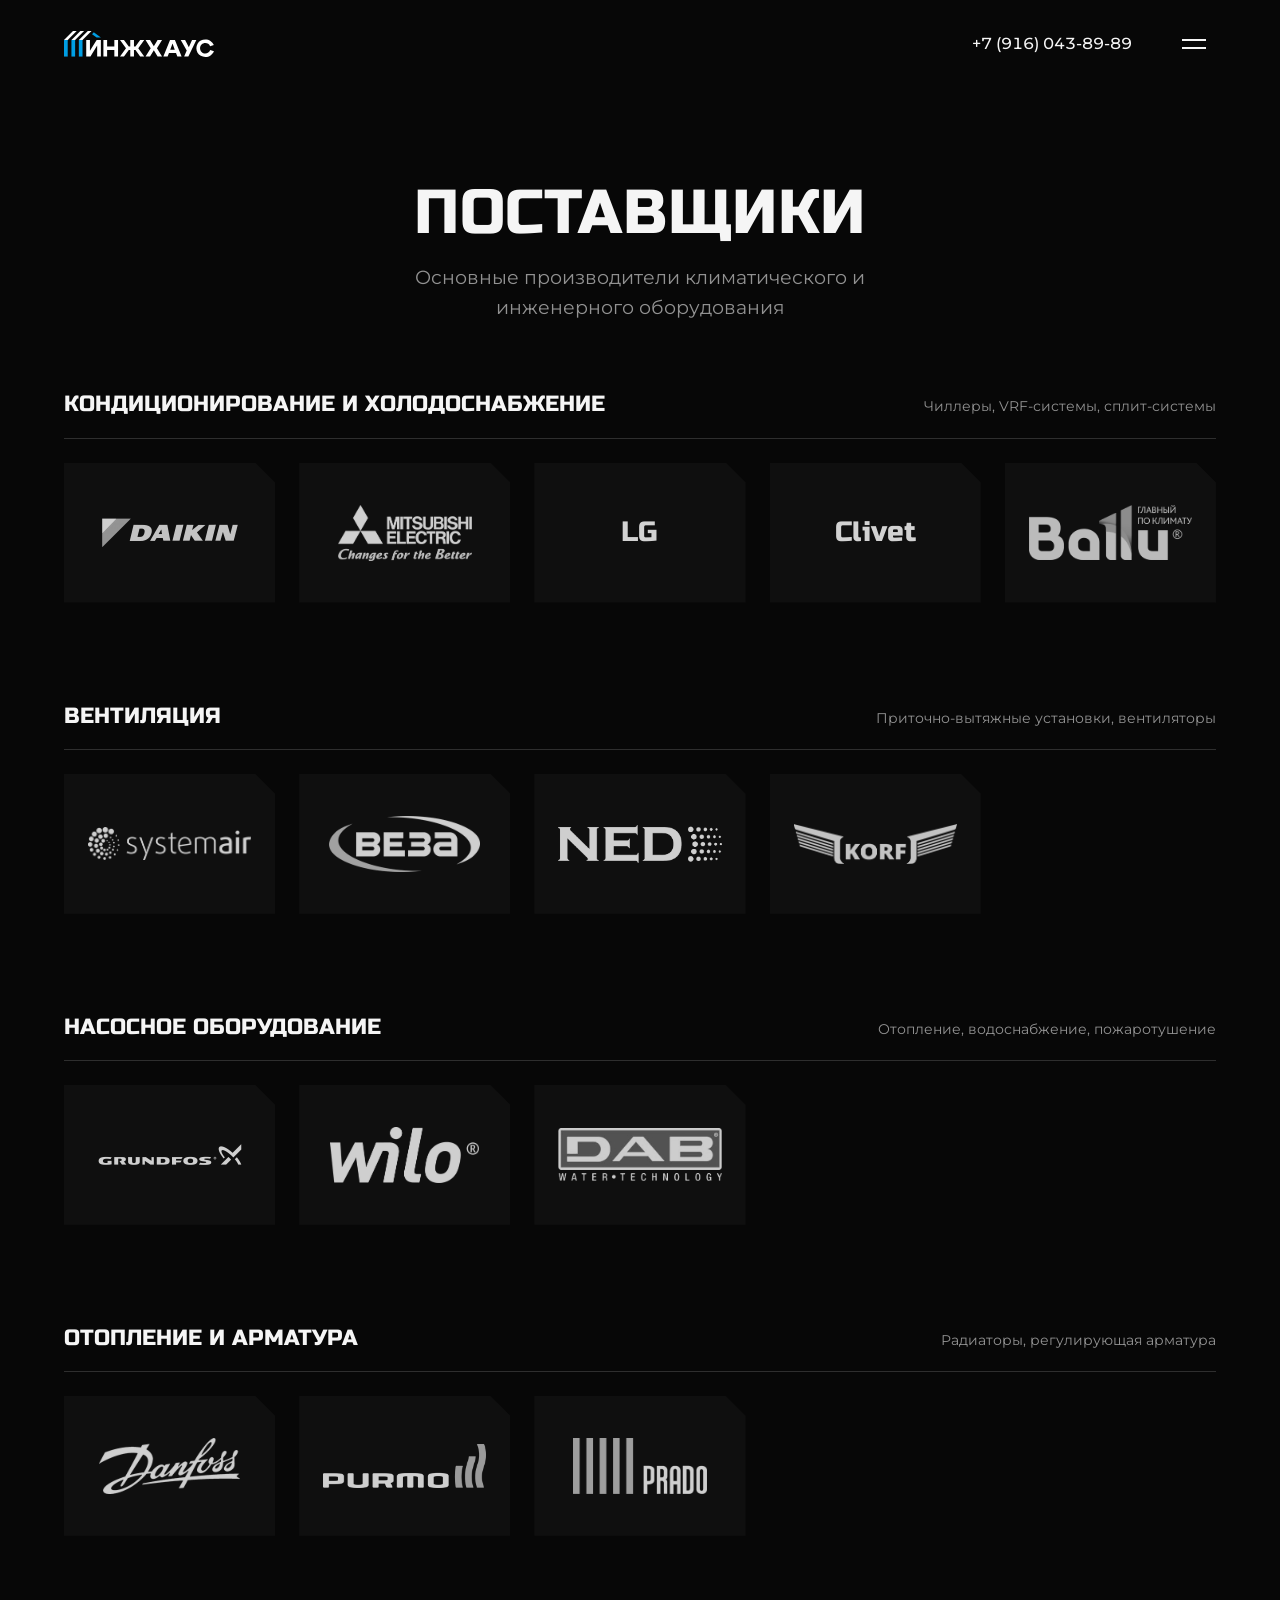
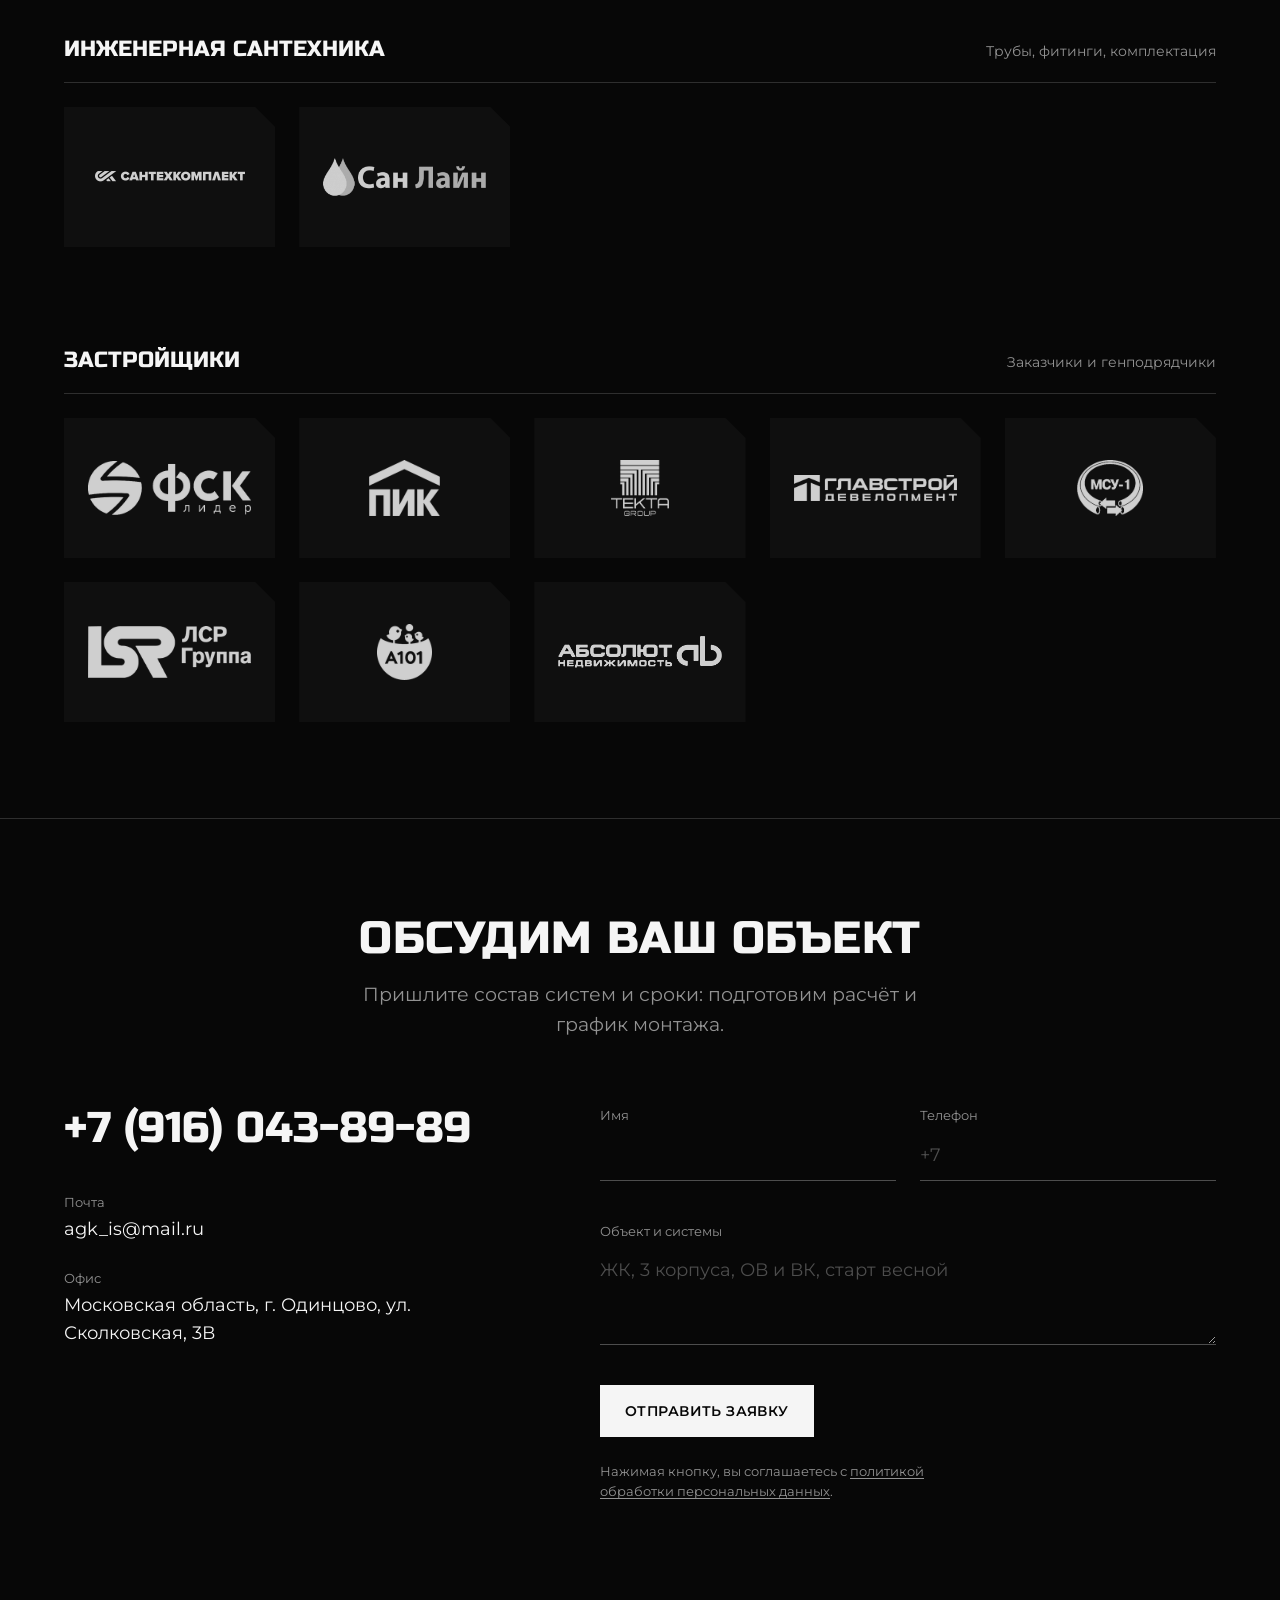
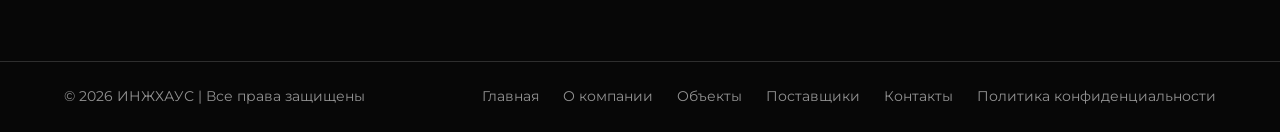
<file: suppliers.html>
<!doctype html>
<html lang="ru">
<head>
<meta charset="utf-8">
<meta name="viewport" content="width=device-width, initial-scale=1">
<title>Поставщики | ИНЖХАУС</title>
<meta name="description" content="Производители климатического, вентиляционного, насосного и отопительного оборудования, с которыми мы работаем.">
<meta property="og:title" content="Поставщики | ИНЖХАУС">
<meta property="og:description" content="Производители климатического, вентиляционного, насосного и отопительного оборудования, с которыми мы работаем.">
<meta property="og:type" content="website">
<meta name="theme-color" content="#0b0b0b">
<link rel="icon" href="assets/img/favicon.svg" type="image/svg+xml">
<script>document.documentElement.classList.add('js')</script>
<link rel="preconnect" href="https://fonts.googleapis.com">
<link rel="preconnect" href="https://fonts.gstatic.com" crossorigin>
<link href="https://fonts.googleapis.com/css2?family=Montserrat:wght@400;500;600&family=Russo+One&display=swap" rel="stylesheet">
<link rel="stylesheet" href="assets/style.css">
</head>
<body>
<a class="skip" href="#main">Перейти к содержанию</a>
<header class="head">
  <div class="container">
    <a class="brand" href="index.html" aria-label="ИНЖХАУС, на главную"><img src="assets/img/logo-light.svg" width="150" height="27" alt="ИНЖХАУС"></a>
    <div class="head__right">
      <a class="tel" href="tel:+79160438989">+7 (916) 043-89-89</a>
      <button class="burger" type="button" aria-expanded="false" aria-controls="menu" aria-label="Открыть меню"><span></span><span></span></button>
    </div>
  </div>
</header>
<div class="drawer" id="menu">
  <div class="drawer__shade"></div>
  <div class="drawer__panel" role="dialog" aria-modal="true" aria-label="Меню">
    <div class="drawer__top"><img src="assets/img/logo-light.svg" width="130" height="23" alt=""><button class="burger" type="button" aria-expanded="false" aria-label="Закрыть меню"><span></span><span></span></button></div>
    <nav aria-label="Основное меню"><ul><li><a href="index.html">Главная</a></li><li><a href="about.html">О компании</a></li><li><a href="objects.html">Объекты</a></li><li><a href="suppliers.html" aria-current="page">Поставщики</a></li><li><a href="contacts.html">Контакты</a></li></ul></nav>
    <div class="drawer__contacts">
      <a href="tel:+79160438989">+7 (916) 043-89-89</a>
      <a href="mailto:agk_is@mail.ru">agk_is@mail.ru</a>
      <span>Московская область, г. Одинцово, ул. Сколковская, 3В</span>
    </div>
  </div>
</div>
<main id="main">

<section class="section page-top" aria-labelledby="page-t">
  <div class="container">
    <div class="sec-title"><h1 class="display" id=page-t data-split>Поставщики</h1><p class=lead data-reveal>Основные производители климатического и инженерного оборудования</p></div>
    <div class="group" data-reveal><div class="group__title"><h2>Кондиционирование и холодоснабжение</h2><p>Чиллеры, VRF-системы, сплит-системы</p></div><ul class="grid-logos"><li><img src="assets/img/logos/daikin.png" alt="Daikin" loading="lazy" decoding="async"></li><li><img src="assets/img/logos/mitsubishi.png" alt="Mitsubishi Electric" loading="lazy" decoding="async"></li><li><span class="word">LG</span></li><li><span class="word">Clivet</span></li><li><img src="assets/img/logos/ballu.png" alt="Ballu" loading="lazy" decoding="async"></li></ul></div><div class="group" data-reveal><div class="group__title"><h2>Вентиляция</h2><p>Приточно-вытяжные установки, вентиляторы</p></div><ul class="grid-logos"><li><img src="assets/img/logos/systemair.png" alt="Systemair" loading="lazy" decoding="async"></li><li><img src="assets/img/logos/veza.png" alt="ВЕЗА" loading="lazy" decoding="async"></li><li><img src="assets/img/logos/ned.png" alt="NED" loading="lazy" decoding="async"></li><li><img src="assets/img/logos/korf.png" alt="Korf" loading="lazy" decoding="async"></li></ul></div><div class="group" data-reveal><div class="group__title"><h2>Насосное оборудование</h2><p>Отопление, водоснабжение, пожаротушение</p></div><ul class="grid-logos"><li><img src="assets/img/logos/grundfos.png" alt="Grundfos" loading="lazy" decoding="async"></li><li><img src="assets/img/logos/wilo.png" alt="Wilo" loading="lazy" decoding="async"></li><li><img src="assets/img/logos/dab.png" alt="DAB" loading="lazy" decoding="async"></li></ul></div><div class="group" data-reveal><div class="group__title"><h2>Отопление и арматура</h2><p>Радиаторы, регулирующая арматура</p></div><ul class="grid-logos"><li><img src="assets/img/logos/danfoss.png" alt="Danfoss" loading="lazy" decoding="async"></li><li><img src="assets/img/logos/purmo.png" alt="Purmo" loading="lazy" decoding="async"></li><li><img src="assets/img/logos/prado.png" alt="Prado" loading="lazy" decoding="async"></li></ul></div><div class="group" data-reveal><div class="group__title"><h2>Инженерная сантехника</h2><p>Трубы, фитинги, комплектация</p></div><ul class="grid-logos"><li><img src="assets/img/logos/santehkomplekt.png" alt="Сантехкомплект" loading="lazy" decoding="async"></li><li><img src="assets/img/logos/sanline.png" alt="Сан Лайн" loading="lazy" decoding="async"></li></ul></div><div class="group" data-reveal><div class="group__title"><h2>Застройщики</h2><p>Заказчики и генподрядчики</p></div><ul class="grid-logos"><li><img src="assets/img/logos/fsk.png" alt="ФСК «Лидер»" loading="lazy" decoding="async"></li><li><img src="assets/img/logos/pik.png" alt="ПИК" loading="lazy" decoding="async"></li><li><img src="assets/img/logos/tekta.png" alt="Tekta Group" loading="lazy" decoding="async"></li><li><img src="assets/img/logos/glavstroy.png" alt="Главстрой Девелопмент" loading="lazy" decoding="async"></li><li><img src="assets/img/logos/msu1.png" alt="МСУ-1" loading="lazy" decoding="async"></li><li><img src="assets/img/logos/lsr.png" alt="Группа ЛСР" loading="lazy" decoding="async"></li><li><img src="assets/img/logos/a101.png" alt="А101" loading="lazy" decoding="async"></li><li><img src="assets/img/logos/absolut.png" alt="Абсолют Недвижимость" loading="lazy" decoding="async"></li></ul></div>
  </div>
</section>
<section class="section" id="zayavka" aria-labelledby="zayavka-t">
  <div class="container">
    <div class="sec-title"><h2 class="h2" id=zayavka-t data-split>Обсудим ваш объект</h2><p class=lead data-reveal>Пришлите состав систем и сроки: подготовим расчёт и график монтажа.</p></div>
    <div class="contact">
      <div data-reveal>
        <p class="contact__big"><a href="tel:+79160438989">+7 (916) 043-89-89</a></p>
        <dl class="contact__list">
          <div><dt>Почта</dt><dd><a href="mailto:agk_is@mail.ru">agk_is@mail.ru</a></dd></div>
          <div><dt>Офис</dt><dd>Московская область, г. Одинцово, ул. Сколковская, 3В</dd></div>
        </dl>
      </div>
      <form class="form" action="send.php" method="post" data-ajax data-reveal style="--d:1">
        <div class="field"><label for="f-name">Имя</label><input id="f-name" name="name" type="text" autocomplete="name" maxlength="100"></div>
        <div class="field"><label for="f-phone">Телефон</label><input id="f-phone" name="phone" type="tel" autocomplete="tel" required minlength="7" maxlength="30" placeholder="+7"></div>
        <div class="field field--wide"><label for="f-msg">Объект и системы</label><textarea id="f-msg" name="message" maxlength="2000" placeholder="ЖК, 3 корпуса, ОВ и ВК, старт весной"></textarea></div>
        <input class="hp" type="text" name="website" tabindex="-1" autocomplete="off" aria-hidden="true">
        <div class="form__foot">
          <button class="btn" type="submit">Отправить заявку</button>
          <small>Нажимая кнопку, вы соглашаетесь с <a href="privacy.html">политикой обработки персональных данных</a>.</small>
        </div>
        <p class="form__status" role="status" aria-live="polite"></p>
      </form>
    </div>
  </div>
</section>

</main>
<footer class="foot">
  <div class="container">
    <span>© <span data-year>2026</span> ИНЖХАУС | Все права защищены</span>
    <nav aria-label="Разделы"><a href="index.html">Главная</a><a href="about.html">О компании</a><a href="objects.html">Объекты</a><a href="suppliers.html">Поставщики</a><a href="contacts.html">Контакты</a><a href="privacy.html">Политика конфиденциальности</a></nav>
  </div>
</footer>
<script src="assets/main.js" defer></script>
</body>
</html>
</file>
<file: assets/style.css>
/* Hallmark · shape: Reference Mirror (эталон заказчика domargo.com: чёрный лист, центрированные заголовки, карточки со срезанным углом) · genre: modern-minimal · theme: custom (by request: domargo) · job: hire · idea: "Тишина чёрного фона и движение: всё лишнее убрано, оживает только то, что важно" · vibe: "чёрно-белый, строгий, широкий шрифт, движение"
 * paper: oklch(13% 0 0) · accent: oklch(97% 0 0) · display: Russo One · body: Montserrat (по эталону заказчика) · hero: фото объекта на весь экран, ч/б, крупный логотип · nav: логотип, телефон, бургер со шторкой · footer: тонкая полоса · imagery: ч/б фото объектов с ing.style, белые логотипы поставщиков · signature: бегущая строка систем и бесконечные ленты логотипов
 * axes: dark/geometric-sans/neutral · posture: monochrome · contrast: pass · fold: pass · v2.0.0 */
/* Hallmark · pre-emit critique: P4 H5 E4 S4 R5 V4 · weakest: S, стиль задан эталоном; своё — фото реальных объектов и логотипы реальных поставщиков */
/* waive 1, 37: Russo One и Montserrat по эталону заказчика (Russo One: статичный шрифт без наложенных контуров, чистая обводка в бегущей строке). waive F4: белая кнопка на тёмной форме та же основная. waive F15: колонки формы и сетки карточек различаются по задаче. waive 11: приближение фото и логотипов при наведении заказчик просил («крутые анимации»), только transform */
@import url("./tokens.css");
@import url("./base.css");

body { background: var(--color-paper); color: var(--color-ink); font-weight: 400; }
::selection { background: var(--color-ink); color: var(--color-paper); }
a { color: inherit; }

/* ---------- Шапка ---------- */
.skip { position: absolute; left: var(--space-md); top: calc(-1 * var(--space-4xl)); padding: var(--space-xs) var(--space-md); background: var(--color-ink); color: var(--color-paper); z-index: var(--z-modal); }
.skip:focus-visible { top: var(--space-md); }
.head { position: fixed; inset: 0 0 auto; z-index: var(--z-sticky-nav); border-bottom: 1px solid transparent; transition: transform var(--dur-long) var(--ease-out); }
.head::before {
  content: "";
  position: absolute;
  inset: 0 0 -1px;
  z-index: -1;
  pointer-events: none;
  background: var(--color-paper);
  border-bottom: 1px solid var(--color-rule);
  opacity: var(--head-opacity, 0);
  transition: opacity 360ms ease-out;
}
.head.is-hidden { transform: translateY(-100%); }
.head .container { display: flex; align-items: center; justify-content: space-between; gap: var(--space-lg); min-height: 88px; }
.brand { display: block; }
.brand img { width: 150px; height: auto; }
.head__right { display: flex; align-items: center; gap: var(--space-xl); }
.tel { font-size: var(--text-md); font-weight: 500; text-decoration: none; white-space: nowrap; font-variant-numeric: tabular-nums; transition: opacity var(--dur-short) var(--ease-out); }
.tel:hover { opacity: 0.7; }
.tel:focus-visible, .burger:focus-visible, .brand:focus-visible { outline: 2px solid var(--color-focus); outline-offset: 4px; }
.burger { position: relative; width: 44px; height: 44px; padding: 0; border: 0; background: none; color: var(--color-ink); cursor: pointer; }
.burger span { position: absolute; left: 10px; right: 10px; height: 2px; background: currentColor; transition: transform var(--dur-short) var(--ease-out); }
.burger span:first-child { top: 17px; }
.burger span:last-child { top: 25px; }
.burger:hover span:first-child { transform: translateX(-4px); }
.burger:hover span:last-child { transform: translateX(4px); }
.burger[aria-expanded="true"] span:first-child { transform: translateY(4px) rotate(45deg); }
.burger[aria-expanded="true"] span:last-child { transform: translateY(-4px) rotate(-45deg); }

/* Шторка меню */
.drawer { position: fixed; inset: 0; z-index: var(--z-modal); pointer-events: none; }
.drawer__shade { position: absolute; inset: 0; background: var(--color-shade); opacity: 0; transition: opacity var(--dur-long) var(--ease-out); }
.drawer__panel { position: absolute; top: 0; right: 0; bottom: 0; width: min(440px, 100%); display: flex; flex-direction: column; gap: var(--space-xl); padding: var(--space-lg) var(--space-xl) var(--space-xl); background: var(--color-paper); border-left: 1px solid var(--color-rule); transform: translateX(100%); transition: transform var(--dur-long) var(--ease-out); overflow-y: auto; visibility: hidden; }
.drawer.is-open { pointer-events: auto; }
.drawer.is-open .drawer__shade { opacity: 1; }
.drawer.is-open .drawer__panel { transform: none; visibility: visible; }
.drawer__top { display: flex; justify-content: space-between; align-items: center; min-height: 64px; }
.drawer__top img { width: 130px; }
.drawer nav ul { margin: 0; padding: 0; list-style: none; }
.drawer nav li { border-bottom: 1px solid var(--color-rule); overflow: hidden; }
.drawer nav a { display: block; padding: var(--space-md) 0; font-family: var(--font-display); font-size: var(--text-xl); text-transform: uppercase; text-decoration: none; transition: transform var(--dur-short) var(--ease-out); }
.drawer nav a[aria-current="page"] { opacity: 0.55; }
.drawer nav a:focus-visible { outline: 2px solid var(--color-focus); outline-offset: -2px; }
.drawer__contacts { margin-top: auto; display: grid; gap: var(--space-xs); color: var(--color-ink-2); }
.drawer__contacts a { text-decoration: none; }
.drawer__contacts a:hover { text-decoration: underline; }
.drawer nav li a { transform: translateY(110%); }
.drawer.is-open nav li a { transform: none; transition: transform var(--dur-long) var(--ease-out); transition-delay: calc(var(--i, 0) * 60ms); }
.drawer.is-open nav li a:hover { transform: translateX(8px); transition-delay: 0ms; }

/* ---------- Кнопки (как у эталона: белая и контурная) ---------- */
.btn { position: relative; display: inline-flex; align-items: center; justify-content: center; min-height: 52px; padding: 0 var(--space-lg); border: 1px solid var(--color-ink); background: var(--color-ink); color: var(--color-paper); font: 600 var(--text-sm)/1 var(--font-body); text-transform: uppercase; letter-spacing: 0.03em; text-decoration: none; white-space: nowrap; cursor: pointer; overflow: hidden; isolation: isolate; transition: color var(--dur-short) var(--ease-out), transform var(--dur-micro) var(--ease-out); }
.btn::before { content: ""; position: absolute; inset: 0; z-index: -1; background: var(--color-paper); transform: scaleX(0); transform-origin: right; transition: transform var(--dur-long) var(--ease-out); }
.btn:hover { color: var(--color-ink); }
.btn:hover::before { transform: scaleX(1); transform-origin: left; }
.btn:active { transform: translateY(1px); }
.btn:focus-visible { outline: 2px solid var(--color-focus); outline-offset: 3px; }
.btn:disabled, .btn[aria-busy="true"] { background: var(--color-paper-3); border-color: var(--color-paper-3); color: var(--color-muted); cursor: not-allowed; transform: none; }
.btn[aria-busy="true"] { cursor: progress; }
.btn--ghost { background: transparent; color: var(--color-ink); border-color: var(--color-rule-2); }
.btn--ghost::before { background: var(--color-ink); }
.btn--ghost:hover { color: var(--color-paper); border-color: var(--color-ink); }

/* ---------- Типографика ---------- */
.display, .h2 { font-family: var(--font-display); font-weight: 500; text-transform: uppercase; letter-spacing: var(--tracking-display); line-height: 1.08; }
.display { font-size: var(--text-display); }
.h2 { font-size: var(--text-section); }
.lead { font-size: var(--text-lead); line-height: 1.6; color: var(--color-ink-2); max-width: 52ch; }
.sec-title { display: grid; justify-items: center; gap: var(--space-md); text-align: center; margin-bottom: var(--space-2xl); }
.sec-title .lead { color: var(--color-muted); }
.section { padding-block: var(--section-gap-s); }
.section + .section { border-top: 1px solid var(--color-rule); }

/* Разбивка заголовков на слова для анимации (делает JS) */
.w { display: inline-block; overflow: hidden; vertical-align: top; padding-bottom: 0.08em; margin-bottom: -0.08em; }
.w > span { display: inline-block; }
.js [data-split] .w > span { transform: translateY(105%); transition: transform var(--dur-xl) var(--ease-out); transition-delay: calc(var(--i, 0) * 70ms); }
.js [data-split].is-in .w > span { transform: none; }

/* Появление при прокрутке */
.js [data-reveal] { opacity: 0; transform: translateY(32px); transition: opacity var(--dur-xl) var(--ease-out), transform var(--dur-xl) var(--ease-out); transition-delay: calc(var(--d, 0) * 90ms); }
.js [data-reveal].is-in { opacity: 1; transform: none; }

/* ---------- Первый экран ---------- */
.hero { position: relative; min-height: 100svh; display: grid; align-items: center; overflow: hidden; isolation: isolate; }
.hero__bg { position: absolute; inset: 0 0 -15%; z-index: -2; will-change: transform; }
.hero__art { position: absolute; inset: 0; }
.hero__art img, .hero__lines { position: absolute; inset: 0; width: 100%; height: 100%; }
.hero__art img { object-fit: cover; object-position: 50% 50%; filter: grayscale(1); }
.hero__lines { fill: none; stroke: var(--color-ink); stroke-linecap: square; opacity: 0.3; }
.ln { vector-effect: non-scaling-stroke; stroke-width: 1; }
.ln--o { stroke-width: 2; }
.hero::after { content: ""; position: absolute; inset: 0; z-index: -1; background: linear-gradient(90deg, var(--color-shade-2), var(--color-shade) 60%, transparent), linear-gradient(0deg, var(--color-paper), transparent 35%); }
.hero__inner { display: grid; justify-items: start; gap: var(--space-xl); padding-block: 140px var(--space-3xl); will-change: transform, opacity; }
.hero__logo { width: min(640px, 82vw); height: auto; }
.hero__sub { font-family: var(--font-display); font-weight: 400; font-size: var(--text-xl); text-transform: uppercase; line-height: 1.3; letter-spacing: 0.02em; max-width: 26ch; }
.hero__actions { display: flex; flex-wrap: wrap; gap: var(--space-md); }
.hero__scroll { position: absolute; left: 50%; bottom: var(--space-xl); width: 1px; height: 64px; background: var(--color-rule-2); overflow: hidden; }
.hero__scroll::after { content: ""; position: absolute; inset: 0; background: var(--color-ink); transform: translateY(-100%); animation: drip 2.2s var(--ease-in-out) infinite; }
@keyframes drip { 0% { transform: translateY(-100%); } 60%, 100% { transform: translateY(100%); } }

/* Здание прорисовывается линиями: контур, этажи снизу вверх, вертикали фасада; потом проявляется фото */
.js .hero__art { animation: settle 5s var(--ease-out) both; }
@keyframes settle { from { transform: scale(1.08); } to { transform: none; } }
.js .hero__art img { animation: develop 1.8s var(--ease-out) 2.3s both; }
@keyframes develop { from { opacity: 0; } to { opacity: 1; } }
.js .hero__lines { animation: dim 1.6s var(--ease-out) 2.6s both; }
@keyframes dim { from { opacity: 1; } to { opacity: 0.3; } }
.js .ln { stroke-dasharray: 1; stroke-dashoffset: 1; animation: draw 0.9s var(--ease-in-out) forwards; }
.js .ln--o { animation-duration: 1.6s; animation-delay: calc(var(--k) * 120ms); }
.js .ln--f { animation-duration: 0.5s; animation-delay: calc(500ms + var(--k) * 24ms); }
.js .ln--v { animation-duration: 1.4s; animation-delay: calc(900ms + var(--k) * 60ms); }
@keyframes draw { to { stroke-dashoffset: 0; } }
.js .hero__logo { animation: wipe 1.2s var(--ease-out) 1.4s both; }
@keyframes wipe { from { clip-path: inset(0 100% 0 0); } to { clip-path: inset(0 0 0 0); } }
.js .hero .rise { animation: rise 1.2s var(--ease-out) both; animation-delay: calc(1.9s + var(--d, 0) * 0.15s); }
@keyframes rise { from { opacity: 0; transform: translateY(24px); } to { opacity: 1; transform: none; } }

/* ---------- Бегущая строка систем ---------- */
.marquee { overflow: hidden; border-block: 1px solid var(--color-rule); padding-block: var(--space-lg); }
.marquee__track { display: flex; width: max-content; animation: run 40s linear infinite; }
.marquee__track span { flex: none; padding-right: 0.8em; font-family: var(--font-display); font-weight: 500; font-size: var(--text-marquee); line-height: 1.1; text-transform: uppercase; white-space: nowrap; }
.marquee__track span:nth-child(even) { color: transparent; -webkit-text-stroke: 1px var(--color-ink-2); }
.marquee:hover .marquee__track { animation-play-state: paused; }
@keyframes run { to { transform: translateX(-50%); } }

/* ---------- О компании, цифры ---------- */
.about { display: grid; justify-items: center; gap: var(--space-2xl); }
.about__text { font-size: clamp(1.125rem, 0.8vw + 0.9rem, 1.5rem); line-height: 1.55; text-align: center; max-width: 58ch; color: var(--color-ink-2); }
.stats { width: 100%; margin: 0; padding: 0; list-style: none; display: grid; grid-template-columns: repeat(4, minmax(0, 1fr)); border-top: 1px solid var(--color-rule); }
.stats li { display: grid; gap: var(--space-xs); padding: var(--space-xl) var(--space-lg) 0; text-align: center; }
.stats li + li { border-left: 1px solid var(--color-rule); }
.stats b { font-family: var(--font-display); font-weight: 500; font-size: var(--text-stat); line-height: 1; font-variant-numeric: tabular-nums; }
.stats span { color: var(--color-muted); font-size: var(--text-sm); }

/* ---------- Карточки объектов со срезанным углом (как у эталона) ---------- */
.cards { display: grid; grid-template-columns: repeat(3, minmax(0, 1fr)); gap: var(--gap-columns); }
.card { position: relative; display: grid; grid-template-rows: auto 1fr; gap: 1px; padding: 1px; background: var(--color-rule); clip-path: polygon(0 0, calc(100% - var(--chamfer)) 0, 100% var(--chamfer), 100% 100%, 0 100%); transition: background-color var(--dur-short) var(--ease-out), transform var(--dur-long) var(--ease-out); }
.card > * { background: var(--color-paper-2); }
.card__img { margin: 0; aspect-ratio: 4 / 3; overflow: hidden; clip-path: polygon(0 0, calc(100% - var(--chamfer) + 1px) 0, 100% calc(var(--chamfer) - 1px), 100% 100%, 0 100%); }
.card__img img { width: 100%; height: 100%; object-fit: cover; filter: grayscale(1); transform: scale(1.02); transition: transform var(--dur-xl) var(--ease-out); }
.card__body { display: grid; align-content: start; gap: var(--space-sm); padding: var(--space-lg); }
.card__tag { font-size: var(--text-sm); color: var(--color-muted); }
.card__name { font-family: var(--font-display); font-weight: 500; font-size: var(--text-title); line-height: 1.25; text-transform: uppercase; }
.card__text { color: var(--color-ink-2); font-size: var(--text-sm); line-height: 1.55; }
.card:hover { background: var(--color-ink-2); transform: translateY(-4px); }
.card:hover .card__img img { transform: scale(1.08); }
.more { display: flex; justify-content: center; margin-top: var(--space-2xl); }

/* Реестр объектов: строки-указатель, при наведении строка заливается белым */
body { font-synthesis: none; }
.index { list-style: none; margin: 0; padding: 0; counter-reset: obj; }
.obj { position: relative; isolation: isolate; display: grid; grid-template-columns: 4rem minmax(0, 1.3fr) minmax(0, 1.2fr) minmax(0, 0.7fr); gap: var(--space-lg); align-items: baseline; padding: var(--space-xl) var(--space-md); transition: color var(--dur-short) var(--ease-out); }
.obj::before { content: ""; position: absolute; inset: 0; z-index: -1; background: var(--color-ink); transform: scaleY(0); transform-origin: 50% 100%; transition: transform var(--dur-long) var(--ease-out); }
.obj::after { content: ""; position: absolute; left: 0; right: 0; top: 0; height: 1px; background: var(--color-rule-2); transform-origin: 0 50%; transition: transform 1.2s var(--ease-out) calc(var(--d, 0) * 90ms + 150ms); }
.index:not(:empty) { border-bottom: 1px solid var(--color-rule); }
.js .obj::after { transform: scaleX(0); }
.js .obj.is-in::after { transform: none; }
.obj__n { font-family: var(--font-display); font-size: var(--text-sm); color: var(--color-muted); font-variant-numeric: tabular-nums; transition: transform var(--dur-long) var(--ease-out), color var(--dur-short); }
.obj__name { font-size: var(--text-xl); font-weight: 400; text-transform: uppercase; line-height: 1.15; transition: transform var(--dur-long) var(--ease-out); }
.obj__meta { margin-top: var(--space-xs); font-size: var(--text-sm); color: var(--color-muted); transition: color var(--dur-short); }
.obj__work { font-size: var(--text-sm); line-height: 1.55; color: var(--color-ink-2); max-width: 40ch; transition: color var(--dur-short); }
.obj__sys { display: flex; flex-wrap: wrap; justify-content: flex-end; gap: 0 var(--space-sm); font-family: var(--font-display); font-size: var(--text-sm); color: var(--color-ink-2); transition: color var(--dur-short); }
.obj:not(.is-open):hover { color: var(--color-paper); }
.obj:not(.is-open):hover::before { transform: none; transform-origin: 50% 0; }
.obj:not(.is-open):hover .obj__n { transform: translateX(var(--space-xs)); color: var(--color-paper); }
.obj:not(.is-open):hover .obj__name { transform: translateX(var(--space-sm)); }
.obj:not(.is-open):hover :is(.obj__meta, .obj__work, .obj__sys) { color: var(--color-paper-3); }

/* Раскрытие строки: кнопка-название растянута на всю строку */
.obj__btn { all: unset; cursor: pointer; }
.obj__btn::after { content: ""; position: absolute; inset: 0; }
.obj__btn:focus-visible { outline: 2px solid var(--color-focus); outline-offset: 4px; }
.obj { row-gap: 0; }
.obj__more { grid-column: 2 / -1; }
.js .obj__more { display: grid; grid-template-rows: 0fr; transition: grid-template-rows var(--dur-long) var(--ease-out); }
.js .obj.is-open .obj__more { grid-template-rows: 1fr; }
.obj__in { min-height: 0; overflow: hidden; display: flex; gap: var(--space-xl); }
.js .obj__in { opacity: 0; transform: translateY(-12px); transition: opacity var(--dur-long) var(--ease-out), transform var(--dur-long) var(--ease-out); }
.js .obj.is-open .obj__in { opacity: 1; transform: none; }
.obj__in > :first-child { margin-top: var(--space-lg); }
.obj__ph { flex: 0 0 min(26rem, 45%); margin: 0; aspect-ratio: 4 / 3; overflow: hidden; }
.obj__ph img { width: 100%; height: 100%; object-fit: cover; filter: grayscale(1); }
.obj__info { position: relative; z-index: 1; display: grid; align-content: start; gap: var(--space-md); }
.obj__k { font-size: var(--text-sm); color: var(--color-muted); }
.obj__list { list-style: none; margin: 0; padding: 0; display: grid; gap: var(--space-xs); }
.obj__list li { display: grid; grid-template-columns: 3.5rem minmax(0, 1fr); font-size: var(--text-md); }
.obj__list span { font-family: var(--font-display); color: var(--color-muted); }
.obj__cta { justify-self: start; margin-top: var(--space-sm); }


/* ---------- Ленты логотипов ---------- */
.logos { display: grid; gap: var(--space-xl); }
.logos__label { text-align: center; color: var(--color-muted); font-size: var(--text-sm); }
.belt { overflow: hidden; -webkit-mask-image: linear-gradient(90deg, transparent, var(--color-ink) 12%, var(--color-ink) 88%, transparent); mask-image: linear-gradient(90deg, transparent, var(--color-ink) 12%, var(--color-ink) 88%, transparent); }
.belt__track { display: flex; align-items: center; width: max-content; animation: run 50s linear infinite; }
.belt--rev .belt__track { animation-direction: reverse; animation-duration: 44s; }
.belt:hover .belt__track { animation-play-state: paused; }
.belt__item { flex: none; display: grid; place-items: center; width: 220px; height: 96px; padding: 0 var(--space-lg); }
.belt__item img { max-width: 100%; max-height: 44px; width: auto; height: auto; opacity: 0.6; transition: opacity var(--dur-short) var(--ease-out); }
.belt__item:hover img, .belt__item:hover .word { opacity: 1; }
.word { font-family: var(--font-display); font-weight: 600; font-size: var(--text-2xl); opacity: 0.6; transition: opacity var(--dur-short) var(--ease-out); }

/* Сетка логотипов (страница поставщиков) */
.group + .group { margin-top: var(--space-3xl); }
.group__title { display: flex; justify-content: space-between; align-items: baseline; gap: var(--space-md); padding-bottom: var(--space-md); margin-bottom: var(--space-lg); border-bottom: 1px solid var(--color-rule); }
.group__title h2 { font-family: var(--font-display); font-weight: 500; font-size: var(--text-xl); text-transform: uppercase; }
.group__title p { color: var(--color-muted); font-size: var(--text-sm); text-align: right; }
.grid-logos { margin: 0; padding: 0; list-style: none; display: grid; grid-template-columns: repeat(5, minmax(0, 1fr)); gap: var(--gap-columns); }
.grid-logos li { display: grid; place-items: center; height: 140px; padding: var(--space-lg); background: var(--color-paper-2); clip-path: polygon(0 0, calc(100% - 20px) 0, 100% 20px, 100% 100%, 0 100%); transition: background-color var(--dur-short) var(--ease-out); }
.grid-logos li:hover { background: var(--color-paper-3); }
.grid-logos img { max-width: 100%; max-height: 56px; width: auto; height: auto; opacity: 0.8; transition: opacity var(--dur-short) var(--ease-out), transform var(--dur-long) var(--ease-out); }
.grid-logos li:hover img { opacity: 1; transform: scale(1.05); }
.grid-logos .word { opacity: 0.85; }

/* ---------- Списки строк (о компании) ---------- */
.rows { margin: 0; padding: 0; list-style: none; border-top: 1px solid var(--color-rule); }
.rows li { position: relative; display: grid; grid-template-columns: 5rem minmax(0, 1fr) minmax(0, 1fr); gap: var(--space-lg); align-items: baseline; padding: var(--space-lg) 0; border-bottom: 1px solid var(--color-rule); }
.rows li::after { content: ""; position: absolute; left: 0; right: 0; bottom: -1px; height: 1px; background: var(--color-ink); transform: scaleX(0); transform-origin: left; transition: transform var(--dur-long) var(--ease-out); }
.rows li:hover::after { transform: scaleX(1); }
.rows .n { font-family: var(--font-display); color: var(--color-muted); }
.rows b { font-family: var(--font-display); font-weight: 500; font-size: var(--text-xl); text-transform: uppercase; line-height: 1.2; }
.rows span:last-child { color: var(--color-ink-2); }

/* ---------- Заявка ---------- */
.contact { display: grid; grid-template-columns: minmax(0, 5fr) minmax(0, 7fr); gap: var(--space-3xl); align-items: start; }
.contact__big { font-family: var(--font-display); font-weight: 500; font-size: clamp(1.75rem, 2.4vw + 0.75rem, 2.75rem); line-height: 1.1; }
.contact__big a, .contact__list a { text-decoration: none; }
.contact__big a:hover, .contact__list a:hover { text-decoration: underline; text-underline-offset: 0.2em; }
.contact__list { margin: var(--space-xl) 0 0; display: grid; gap: var(--space-lg); }
.contact__list dt { font-size: var(--text-xs); color: var(--color-muted); }
.contact__list dd { margin: var(--space-2xs) 0 0; font-size: var(--text-lg); }
.form { display: grid; grid-template-columns: repeat(2, minmax(0, 1fr)); gap: var(--space-xl) var(--space-lg); }
.field { position: relative; display: grid; gap: var(--space-xs); }
.field--wide { grid-column: 1 / -1; }
.field label { font-size: var(--text-xs); color: var(--color-muted); }
.field input, .field textarea { width: 100%; min-height: 48px; padding: var(--space-xs) 0; border: 0; border-bottom: 1px solid var(--color-rule-2); border-radius: 0; background: transparent; color: var(--color-ink); font-size: var(--text-lg); transition: border-color var(--dur-short) var(--ease-out); }
.field textarea { min-height: 96px; resize: vertical; }
.field::after { content: ""; position: absolute; left: 0; right: 0; bottom: 0; height: 1px; background: var(--color-ink); transform: scaleX(0); transform-origin: left; transition: transform var(--dur-long) var(--ease-out); pointer-events: none; }
.field:focus-within::after { transform: scaleX(1); }
.field input:hover, .field textarea:hover { border-bottom-color: var(--color-ink-2); }
.field input:focus-visible, .field textarea:focus-visible { outline: 2px solid var(--color-focus); outline-offset: 4px; }
.field input[aria-invalid="true"] { border-bottom-color: var(--color-error); }
.field input::placeholder, .field textarea::placeholder { color: var(--color-rule-2); }
.hp { position: absolute; left: -9999px; }
.form__foot { grid-column: 1 / -1; display: flex; flex-wrap: wrap; align-items: center; gap: var(--space-lg); }
.form__foot small { font-size: var(--text-xs); color: var(--color-muted); max-width: 44ch; }
.form__status { grid-column: 1 / -1; min-height: 1.5em; }
.map { margin-top: var(--space-3xl); aspect-ratio: 16 / 6; border: 1px solid var(--color-rule); overflow: hidden; }
.map iframe { width: 100%; height: 100%; border: 0; display: block; filter: grayscale(1) invert(0.92) contrast(0.9); }

/* ---------- Внутренние страницы ---------- */
.page-top { padding-top: 180px; }
.prose { display: grid; gap: var(--space-md); max-width: 70ch; margin-inline: auto; color: var(--color-ink-2); }
.prose h2 { font-family: var(--font-display); font-weight: 500; font-size: var(--text-lg); text-transform: uppercase; color: var(--color-ink); margin-top: var(--space-lg); }
.fill { padding: 0 0.25em; border: 1px dashed var(--color-muted); color: var(--color-muted); }

/* ---------- Подвал: тонкая полоса, как у эталона ---------- */
.foot { border-top: 1px solid var(--color-rule); padding-block: var(--space-lg); font-size: var(--text-sm); color: var(--color-muted); }
.foot .container { display: flex; flex-wrap: wrap; justify-content: space-between; gap: var(--space-md); }
.foot nav { display: flex; flex-wrap: wrap; gap: var(--space-lg); }
.foot a { text-decoration: none; }
.foot a:hover { color: var(--color-ink); }

/* ---------- Адаптив ---------- */
@media (max-width: 64rem) {
  .cards { grid-template-columns: repeat(2, minmax(0, 1fr)); }
  .obj { grid-template-columns: 3rem minmax(0, 1fr) minmax(0, 1fr); }
  .obj__sys { grid-column: 2 / -1; justify-content: flex-start; margin-top: var(--space-sm); }
  .grid-logos { grid-template-columns: repeat(3, minmax(0, 1fr)); }
  .contact { grid-template-columns: minmax(0, 1fr); gap: var(--space-2xl); }
  .stats { grid-template-columns: repeat(2, minmax(0, 1fr)); }
  .stats li:nth-child(3) { border-left: 0; }
  .rows li { grid-template-columns: 3rem minmax(0, 1fr); }
  .rows span:last-child { grid-column: 2; }
  .map { aspect-ratio: 4 / 3; }
}
@media (max-width: 40rem) {
  .head .container { min-height: 72px; }
  .brand img { width: 120px; }
  .head .tel { display: none; }
  .cards { grid-template-columns: minmax(0, 1fr); }
  .obj { grid-template-columns: 2.25rem minmax(0, 1fr); gap: 0 var(--space-md); padding-inline: 0; }
  .obj__work { margin-top: var(--space-sm); }
  .obj > :not(.obj__n) { grid-column: 2; }
  .obj__in { flex-direction: column; gap: var(--space-md); }
  .obj__ph { flex-basis: auto; }
  .obj__name { font-size: var(--text-lg); }
  .grid-logos { grid-template-columns: repeat(2, minmax(0, 1fr)); }
  .grid-logos li { height: 110px; }
  .form { grid-template-columns: minmax(0, 1fr); }
  .stats li { padding-inline: var(--space-sm); }
  .belt__item { width: 160px; height: 80px; }
  .page-top { padding-top: 128px; }
  .drawer__panel { padding-inline: var(--space-lg); }
}
@media (prefers-reduced-motion: reduce) {
  .marquee__track, .belt__track { animation: none !important; flex-wrap: wrap; width: auto; justify-content: center; }
  .js [data-split] .w > span, .js [data-reveal], .drawer nav li a { transform: none !important; opacity: 1 !important; }
  .obj::after { transform: none; transition: none; }
  .js .hero__logo, .js .hero .rise, .js .hero__art, .js .hero__art img, .js .hero__lines, .js .ln { animation: none !important; }
  .js .ln { stroke-dashoffset: 0; }
  .hero__scroll::after { animation: none !important; transform: none; }
}
</file>
